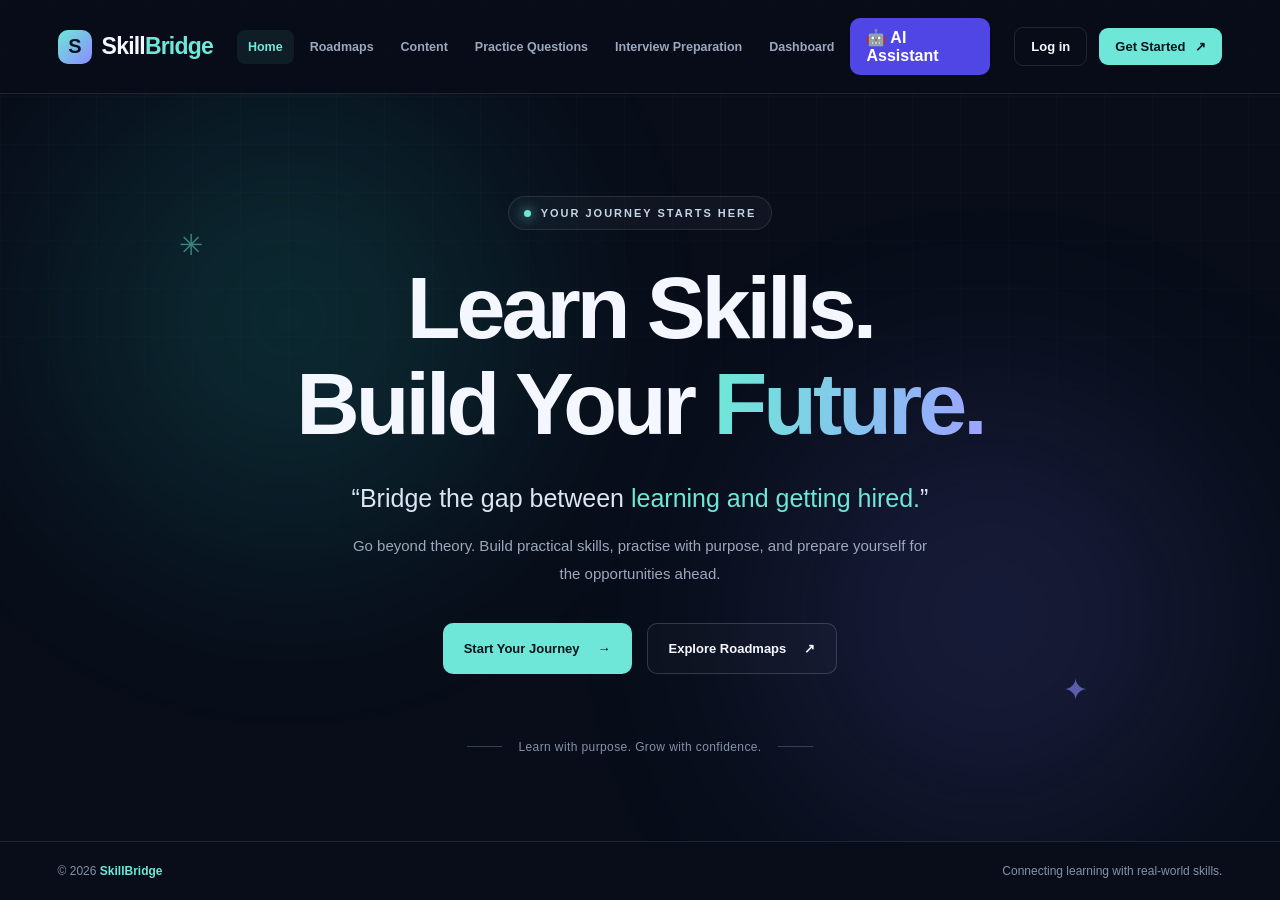
<file: index.html>
<!DOCTYPE html>
<html lang="en">
<head>
    <meta charset="UTF-8">
    <meta name="viewport" content="width=device-width, initial-scale=1.0">

    <title>SkillBridge | Learn. Practice. Grow.</title>
    <meta name="description" content="Bridge the gap between learning and job readiness with SkillBridge.">

    <link rel="stylesheet" href="./style.css">
</head>

<body>

    <!-- Navigation -->
    <header class="navbar">
        <a href="index.html" class="logo">
            <span class="logo-icon">S</span>
            Skill<span class="logo-highlight">Bridge</span>
        </a>

        <nav class="nav-links">
            <a href="index.html" class="nav-link active">Home</a>
            <a href="roadmap.html" class="nav-link">Roadmaps</a>
            <a href="content.html" class="nav-link">Content</a>
            <a href="practice.html" class="nav-link">Practice Questions</a>
            <a href="interview.html" class="nav-link">Interview Preparation</a>
            <a href="dashboard.html" class="nav-link">Dashboard</a>
            <a href="chatbot.html" class="chatbot-link">
                🤖 AI Assistant
            </a>
        </nav>

        <div class="auth-actions">
            <a href="login.html" class="login-btn">Log in</a>
            <a href="register.html" class="register-btn">
                Get Started <span>↗</span>
            </a>
        </div>
    </header>

    <!-- Main Homepage -->
    <main class="hero">
        <div class="hero-glow glow-one"></div>
        <div class="hero-glow glow-two"></div>

        <div class="hero-content">
            <div class="eyebrow">
                <span class="live-dot"></span>
                YOUR JOURNEY STARTS HERE
            </div>

            <h1>
                Learn Skills.<br>
                Build Your <span class="gradient-text">Future.</span>
            </h1>

            <p class="quote">
                “Bridge the gap between
                <span>learning and getting hired.</span>”
            </p>

            <p class="description">
                Go beyond theory. Build practical skills, practise with purpose,
                and prepare yourself for the opportunities ahead.
            </p>

            <div class="hero-actions">
                <a href="./register.html" class="primary-btn">
                    Start Your Journey <span>→</span>
                </a>

                <a href="./roadmap.html" class="secondary-btn">
                    Explore Roadmaps <span>↗</span>
                </a>
            </div>

            <div class="bottom-note">
                <span class="note-line"></span>
                <span>Learn with purpose. Grow with confidence.</span>
                <span class="note-line"></span>
            </div>
        </div>

        <div class="hero-decoration decoration-top">✳</div>
        <div class="hero-decoration decoration-bottom">✦</div>
    </main>

    <!-- Footer -->
    <footer class="footer">
        <p>© 2026 <span>SkillBridge</span></p>
        <p>Connecting learning with real-world skills.</p>
    </footer>

</body>
</html>
</file>
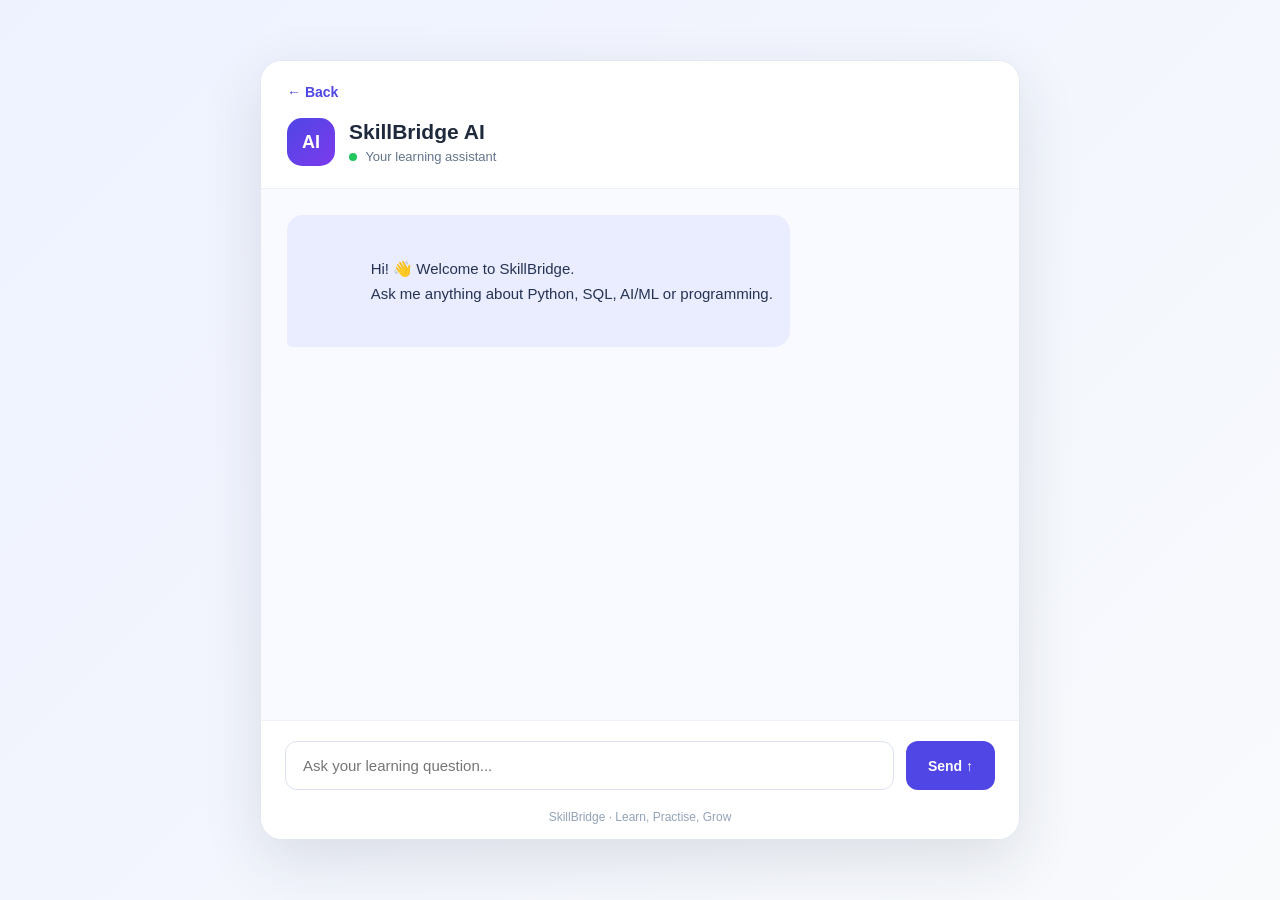
<file: chatbot.html>
<!DOCTYPE html>
<html lang="en">
<head>
    <meta charset="UTF-8">
    <meta name="viewport" content="width=device-width, initial-scale=1.0">

    <meta
        name="description"
        content="Ask SkillBridge AI for help with Python, SQL, AI, machine learning, and programming concepts."
    >

    <title>SkillBridge AI Assistant</title>

    <link rel="stylesheet" href="./style.css">
    <link rel="stylesheet" href="./chatbot.css">
</head>
<body>

    <main class="chat-container">

        <header class="chat-header">
            <a href="./index.html" class="back-link">← Back</a>

            <div class="assistant-info">
                <div class="ai-avatar" aria-hidden="true">AI</div>

                <div>
                    <h1>SkillBridge AI</h1>
                    <p class="status">
                        <span></span> Your learning assistant
                    </p>
                </div>
            </div>
        </header>

        <section
            id="messages"
            class="messages"
            aria-label="Chat messages"
            aria-live="polite"
            aria-relevant="additions"
        >
            <div class="message ai-message">
                Hi! 👋 Welcome to SkillBridge.
                Ask me anything about Python, SQL, AI/ML or programming.
            </div>
        </section>

        <div id="typing" class="typing hidden" role="status" aria-live="polite">
            AI is thinking...
        </div>

        <form id="chatForm" class="chat-form">
            <input
                type="text"
                id="question"
                name="question"
                placeholder="Ask your learning question..."
                autocomplete="off"
                aria-label="Your learning question"
                required
            >

            <button type="submit" id="sendBtn">Send ↑</button>
        </form>

        <p class="footer-text">
            SkillBridge · Learn, Practise, Grow
        </p>

    </main>

    <script src="./chatbot.js" defer></script>
</body>
</html>
</file>
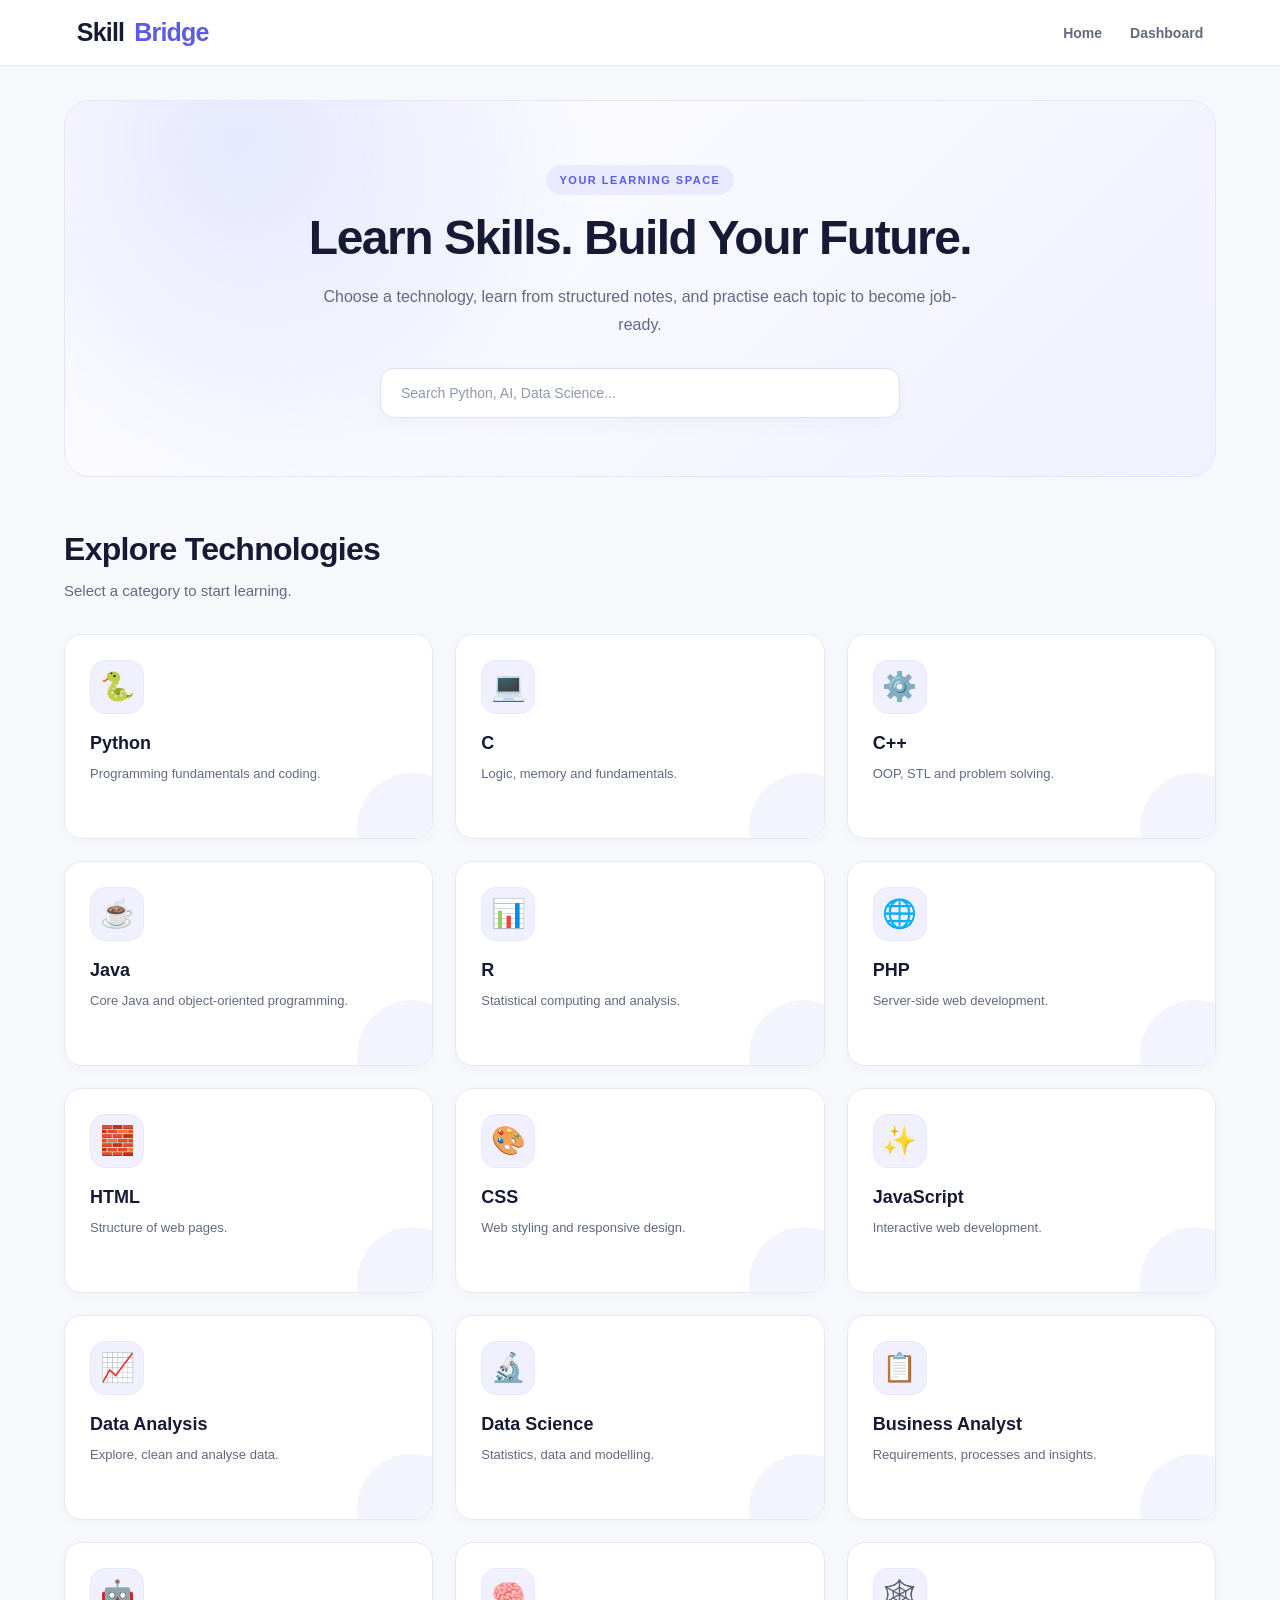
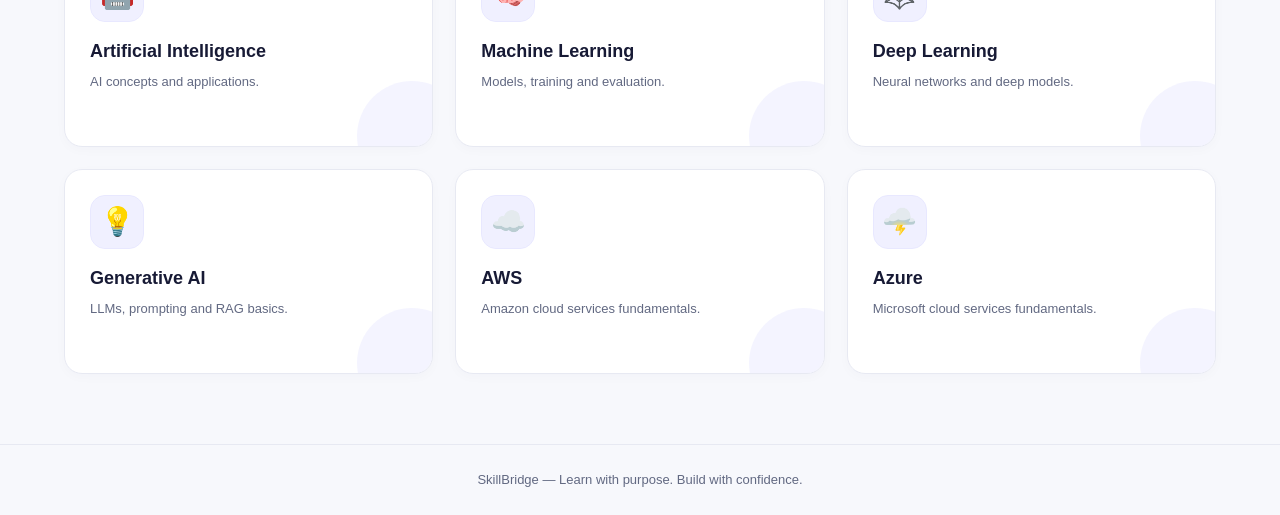
<file: content.html>
<!DOCTYPE html>
<html lang="en">
<head>
    <meta charset="UTF-8">
    <meta name="viewport" content="width=device-width, initial-scale=1.0">

    <title>Learning Content | SkillBridge</title>
    <meta
        name="description"
        content="Explore structured learning notes and technology topics with SkillBridge."
    >

    <!-- CSS files in repository root -->
    <link rel="stylesheet" href="./style.css">
    <link rel="stylesheet" href="./content.css">

    <!-- JavaScript file in repository root -->
    <script src="./content.js" defer></script>
</head>

<body>
    <header class="content-header">
        <a href="./index.html" class="logo">
            Skill<span>Bridge</span>
        </a>

        <nav aria-label="Main navigation">
            <a href="./index.html">Home</a>
            <a href="./dashboard.html">Dashboard</a>
        </nav>
    </header>

    <main class="content-main">
        <section class="content-hero">
            <p class="eyebrow">YOUR LEARNING SPACE</p>

            <h1>Learn Skills. Build Your Future.</h1>

            <p>
                Choose a technology, learn from structured notes,
                and practise each topic to become job-ready.
            </p>

            <input
                type="search"
                id="technology-search"
                placeholder="Search Python, AI, Data Science..."
                aria-label="Search technologies"
                autocomplete="off"
            >
        </section>

        <section class="technology-section">
            <h2>Explore Technologies</h2>
            <p>Select a category to start learning.</p>

            <div class="technology-grid" id="technology-grid">

                <button type="button" class="technology-card" data-tech="Python">
                    <span>🐍</span>
                    <h3>Python</h3>
                    <p>Programming fundamentals and coding.</p>
                </button>

                <button type="button" class="technology-card" data-tech="C">
                    <span>💻</span>
                    <h3>C</h3>
                    <p>Logic, memory and fundamentals.</p>
                </button>

                <button type="button" class="technology-card" data-tech="C++">
                    <span>⚙️</span>
                    <h3>C++</h3>
                    <p>OOP, STL and problem solving.</p>
                </button>

                <button type="button" class="technology-card" data-tech="Java">
                    <span>☕</span>
                    <h3>Java</h3>
                    <p>Core Java and object-oriented programming.</p>
                </button>

                <button type="button" class="technology-card" data-tech="R">
                    <span>📊</span>
                    <h3>R</h3>
                    <p>Statistical computing and analysis.</p>
                </button>

                <button type="button" class="technology-card" data-tech="PHP">
                    <span>🌐</span>
                    <h3>PHP</h3>
                    <p>Server-side web development.</p>
                </button>

                <button type="button" class="technology-card" data-tech="HTML">
                    <span>🧱</span>
                    <h3>HTML</h3>
                    <p>Structure of web pages.</p>
                </button>

                <button type="button" class="technology-card" data-tech="CSS">
                    <span>🎨</span>
                    <h3>CSS</h3>
                    <p>Web styling and responsive design.</p>
                </button>

                <button type="button" class="technology-card" data-tech="JavaScript">
                    <span>✨</span>
                    <h3>JavaScript</h3>
                    <p>Interactive web development.</p>
                </button>

                <button type="button" class="technology-card" data-tech="Data Analysis">
                    <span>📈</span>
                    <h3>Data Analysis</h3>
                    <p>Explore, clean and analyse data.</p>
                </button>

                <button type="button" class="technology-card" data-tech="Data Science">
                    <span>🔬</span>
                    <h3>Data Science</h3>
                    <p>Statistics, data and modelling.</p>
                </button>

                <button type="button" class="technology-card" data-tech="Business Analyst">
                    <span>📋</span>
                    <h3>Business Analyst</h3>
                    <p>Requirements, processes and insights.</p>
                </button>

                <button type="button" class="technology-card" data-tech="AI">
                    <span>🤖</span>
                    <h3>Artificial Intelligence</h3>
                    <p>AI concepts and applications.</p>
                </button>

                <button type="button" class="technology-card" data-tech="ML">
                    <span>🧠</span>
                    <h3>Machine Learning</h3>
                    <p>Models, training and evaluation.</p>
                </button>

                <button type="button" class="technology-card" data-tech="DL">
                    <span>🕸️</span>
                    <h3>Deep Learning</h3>
                    <p>Neural networks and deep models.</p>
                </button>

                <button type="button" class="technology-card" data-tech="Gen AI">
                    <span>💡</span>
                    <h3>Generative AI</h3>
                    <p>LLMs, prompting and RAG basics.</p>
                </button>

                <button type="button" class="technology-card" data-tech="AWS">
                    <span>☁️</span>
                    <h3>AWS</h3>
                    <p>Amazon cloud services fundamentals.</p>
                </button>

                <button type="button" class="technology-card" data-tech="Azure">
                    <span>🌩️</span>
                    <h3>Azure</h3>
                    <p>Microsoft cloud services fundamentals.</p>
                </button>

            </div>

            <p id="no-results" hidden>
                No matching technologies found.
            </p>
        </section>
    </main>

    <footer class="dashboard-footer">
        SkillBridge — Learn with purpose. Build with confidence.
    </footer>
</body>
</html>
</file>
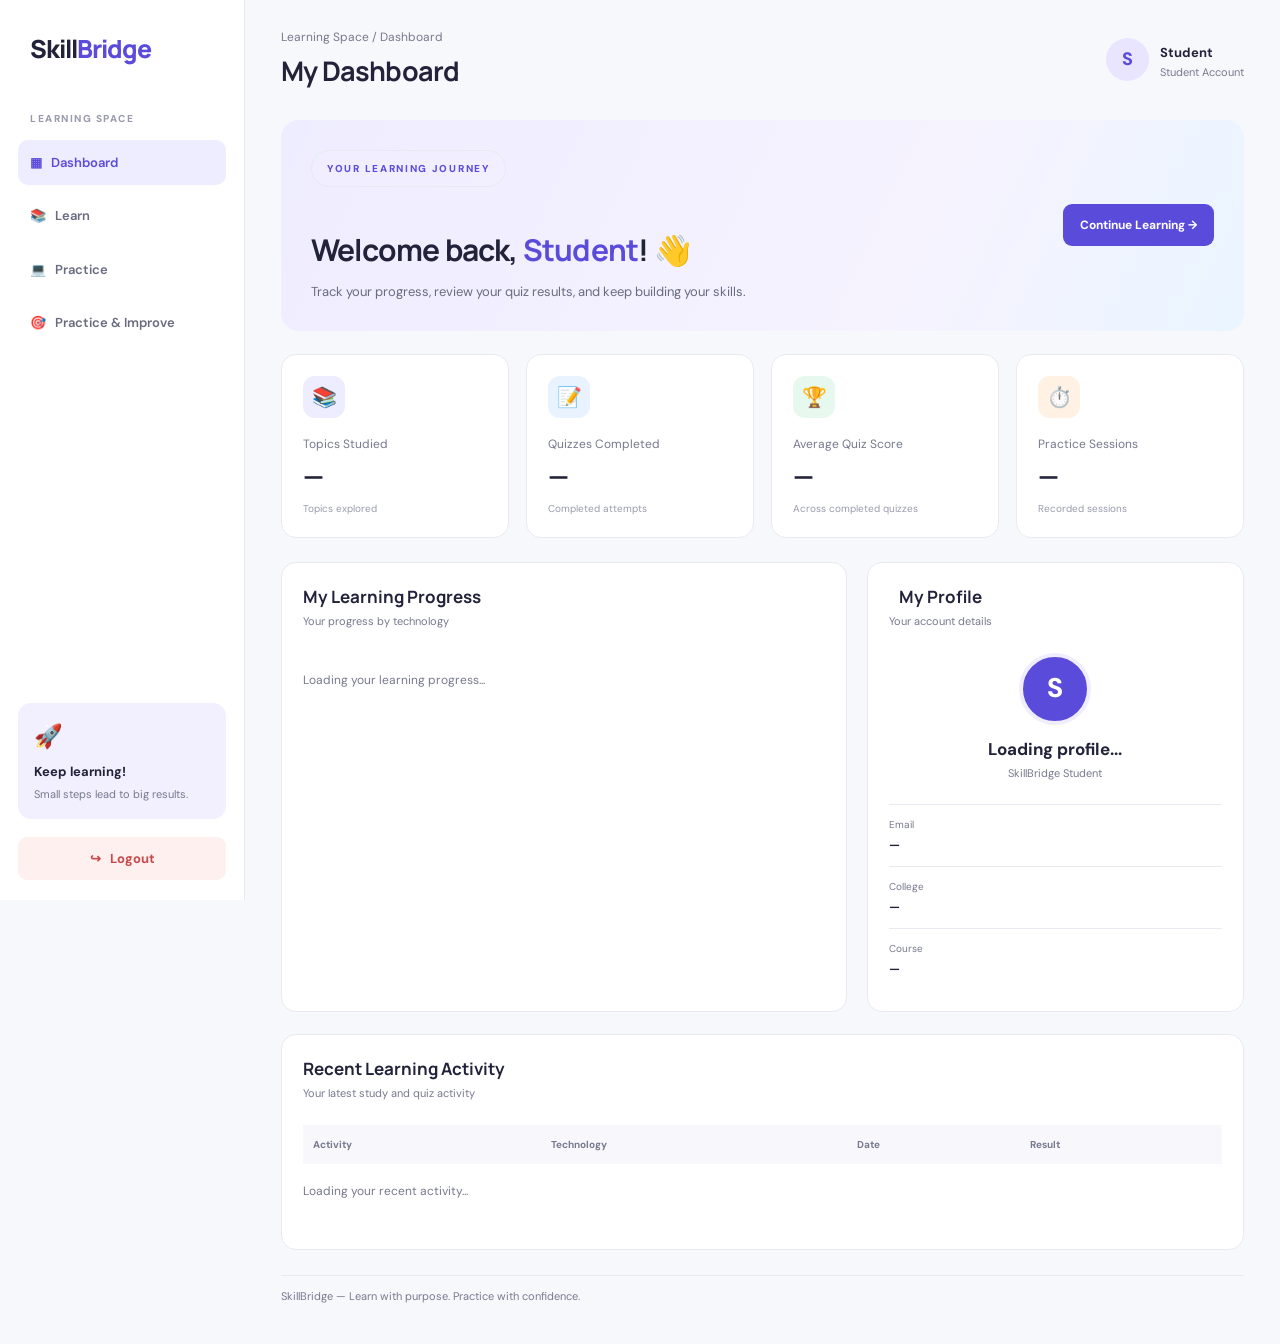
<file: dashboard.html>
<!DOCTYPE html>
<html lang="en">
<head>
    <meta charset="UTF-8">
    <meta name="viewport" content="width=device-width, initial-scale=1.0">
    <meta name="description" content="Track your SkillBridge learning progress, quiz results, and study activity.">
    <title>My Dashboard | SkillBridge</title>

    <link rel="stylesheet" href="./style.css">
    <link rel="stylesheet" href="./dashboard.css">
</head>
<body>

    <aside class="sidebar">
        <a href="./content.html" class="brand">Skill<span>Bridge</span></a>

        <p class="menu-label">LEARNING SPACE</p>

        <nav class="menu">
            <a href="./dashboard.html" class="menu-link active">▦ &nbsp; Dashboard</a>
            <a href="./content.html" class="menu-link">📚 &nbsp; Learn</a>
            <a href="./practice.html" class="menu-link">💻 &nbsp; Practice</a>
            <a href="./interview.html" class="menu-link">🎯 &nbsp; Practice &amp; Improve</a>
        </nav>

        <div class="sidebar-bottom">
            <div class="sidebar-note">
                <span>🚀</span>
                <strong>Keep learning!</strong>
                <p>Small steps lead to big results.</p>
            </div>

            <button id="logoutButton" class="logout-button" type="button">
                ↪ &nbsp; Logout
            </button>
        </div>
    </aside>

    <main class="main-content">
        <header class="topbar">
            <div>
                <p class="breadcrumb">Learning Space / Dashboard</p>
                <h1>My Dashboard</h1>
            </div>

            <div class="profile-mini">
                <div class="avatar" id="headerAvatar">S</div>
                <div>
                    <strong id="headerName">Student</strong>
                    <p>Student Account</p>
                </div>
            </div>
        </header>

        <section class="welcome-banner">
            <div>
                <span class="eyebrow">YOUR LEARNING JOURNEY</span>
                <h2>Welcome back, <span id="welcomeName">Student</span>! 👋</h2>
                <p>
                    Track your progress, review your quiz results,
                    and keep building your skills.
                </p>
            </div>

            <a href="./content.html" class="primary-button">
                Continue Learning →
            </a>
        </section>

        <section class="stats-grid" aria-label="Learning statistics">
            <article class="stat-card">
                <div class="stat-icon purple">📚</div>
                <p>Topics Studied</p>
                <h2 id="topicsStudied">—</h2>
                <span>Topics explored</span>
            </article>

            <article class="stat-card">
                <div class="stat-icon blue">📝</div>
                <p>Quizzes Completed</p>
                <h2 id="quizzesCompleted">—</h2>
                <span>Completed attempts</span>
            </article>

            <article class="stat-card">
                <div class="stat-icon green">🏆</div>
                <p>Average Quiz Score</p>
                <h2 id="averageScore">—</h2>
                <span>Across completed quizzes</span>
            </article>

            <article class="stat-card">
                <div class="stat-icon orange">⏱️</div>
                <p>Practice Sessions</p>
                <h2 id="practiceSessions">—</h2>
                <span>Recorded sessions</span>
            </article>
        </section>

        <section class="content-grid">
            <article class="panel">
                <div class="panel-heading">
                    <div>
                        <h2>My Learning Progress</h2>
                        <p>Your progress by technology</p>
                    </div>
                </div>

                <div id="progressList" class="progress-list">
                    <p class="loading-message">
                        Loading your learning progress...
                    </p>
                </div>
            </article>

            <article class="panel profile-panel">
                <div class="panel-heading">
                    <div>
                        <h2>My Profile</h2>
                        <p>Your account details</p>
                    </div>
                </div>

                <div class="profile-avatar" id="profileAvatar">S</div>

                <h3 id="profileName">Loading profile...</h3>
                <p class="profile-role">SkillBridge Student</p>

                <div class="profile-details">
                    <div>
                        <span>Email</span>
                        <strong id="profileEmail">—</strong>
                    </div>

                    <div>
                        <span>College</span>
                        <strong id="profileCollege">—</strong>
                    </div>

                    <div>
                        <span>Course</span>
                        <strong id="profileCourse">—</strong>
                    </div>
                </div>
            </article>
        </section>

        <section class="panel activity-panel">
            <div class="panel-heading">
                <div>
                    <h2>Recent Learning Activity</h2>
                    <p>Your latest study and quiz activity</p>
                </div>
            </div>

            <div class="activity-table-wrap">
                <table>
                    <thead>
                        <tr>
                            <th>Activity</th>
                            <th>Technology</th>
                            <th>Date</th>
                            <th>Result</th>
                        </tr>
                    </thead>

                    <tbody id="activityList">
                        <tr>
                            <td colspan="4" class="loading-message">
                                Loading your recent activity...
                            </td>
                        </tr>
                    </tbody>
                </table>
            </div>

            <p
                id="dashboardMessage"
                class="dashboard-message"
                role="status"
                aria-live="polite"
            ></p>
        </section>

        <footer class="footer">
            SkillBridge — Learn with purpose. Practice with confidence.
        </footer>
    </main>

    <script src="./dashboard.js" defer></script>
</body>
</html>
</file>
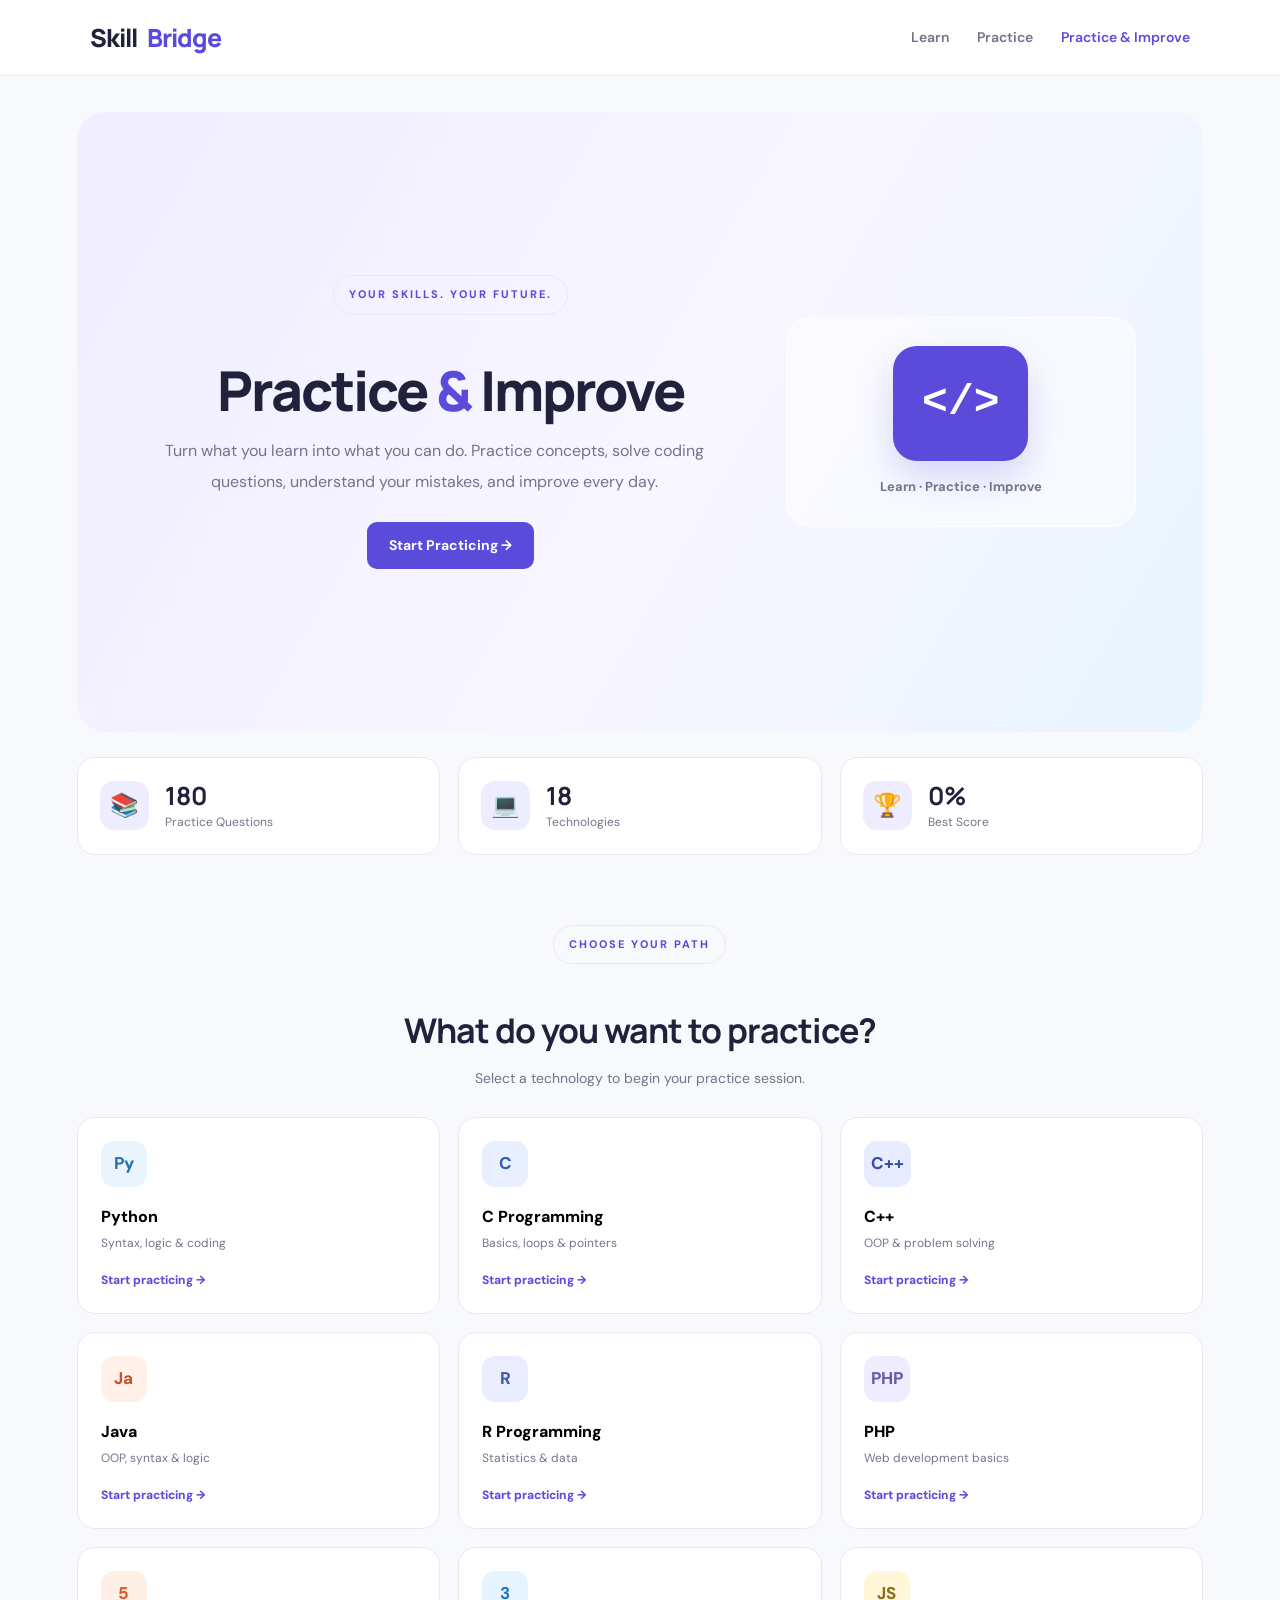
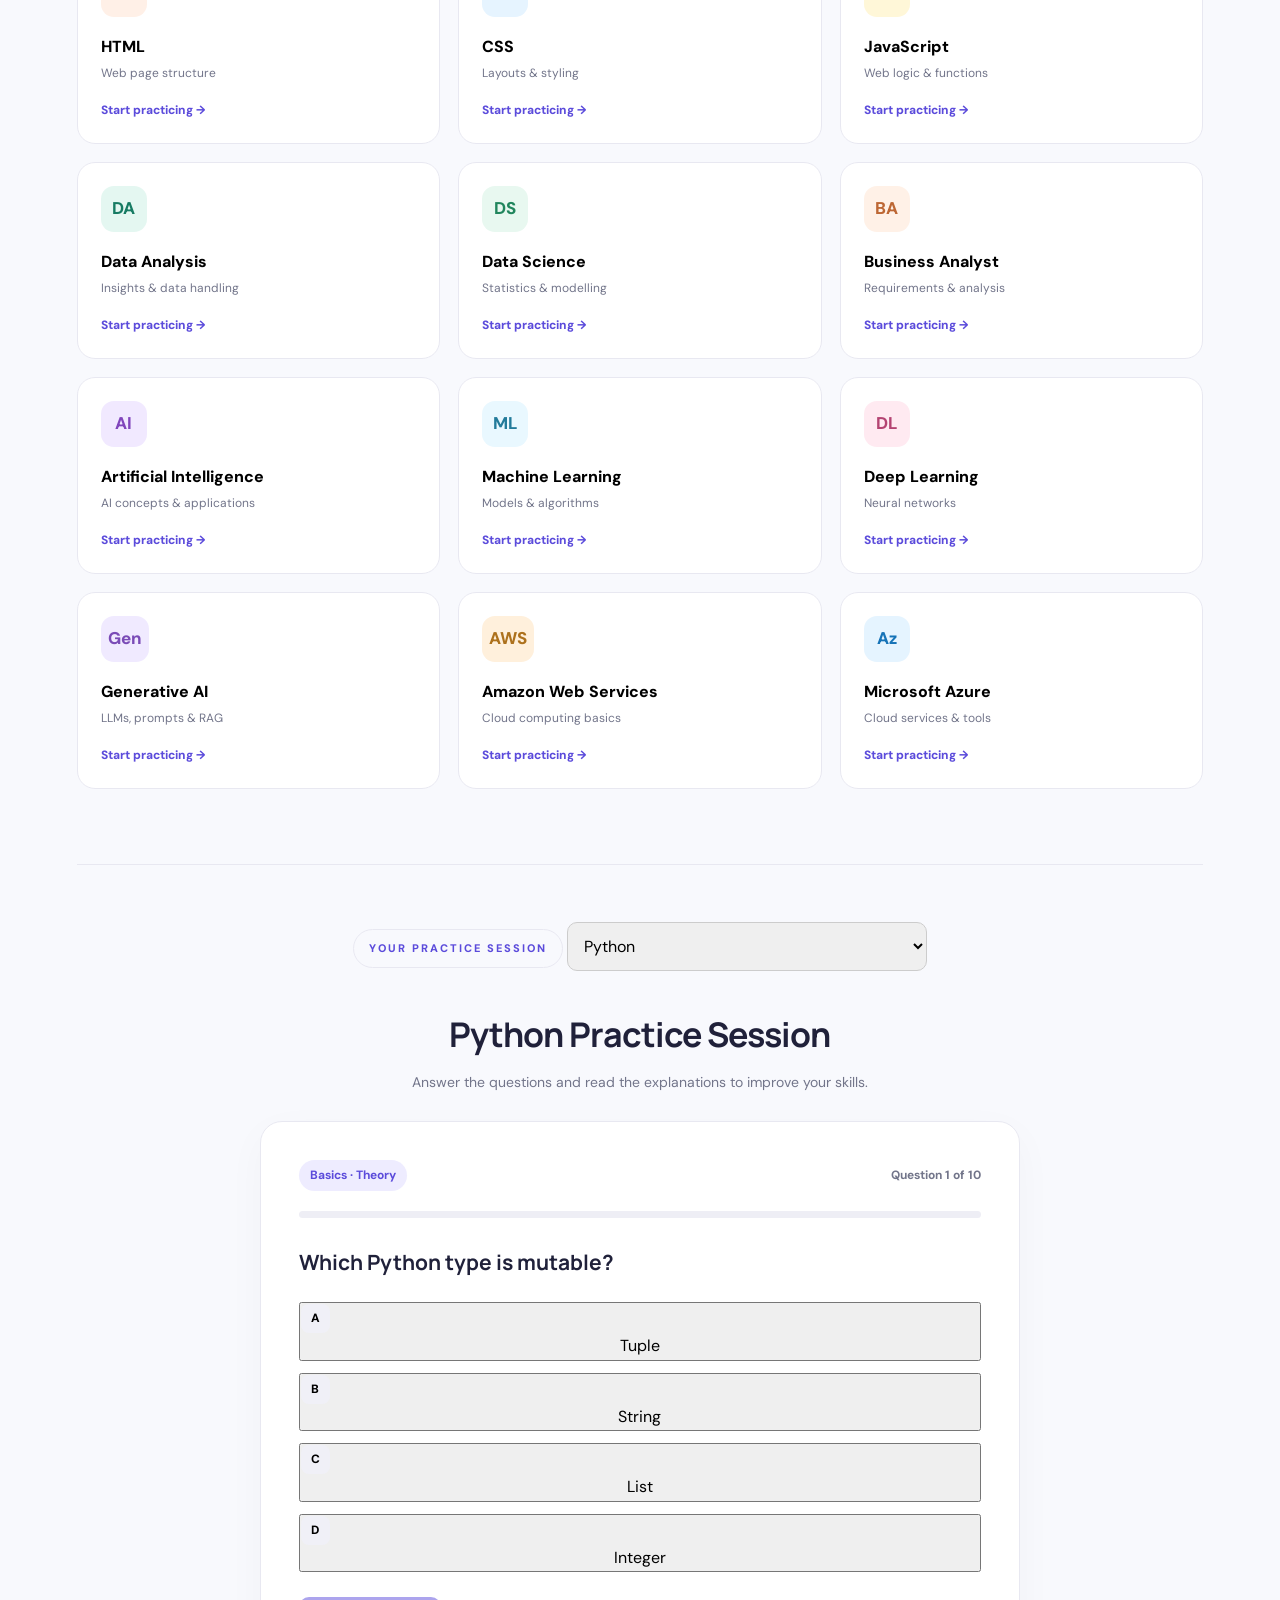
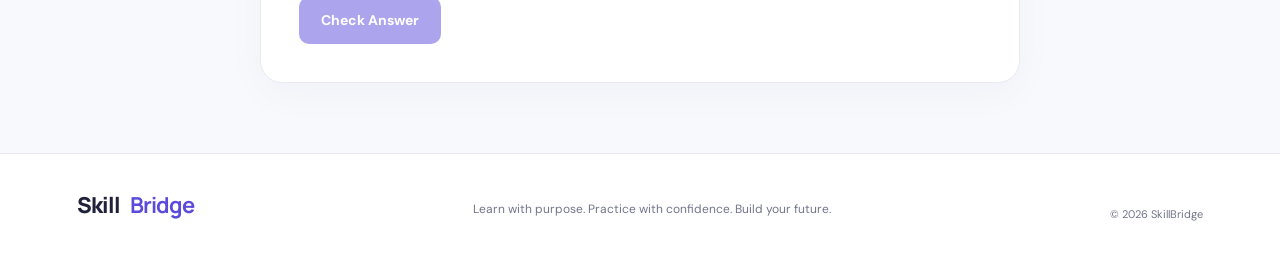
<file: interview.html>
<!DOCTYPE html>
<html lang="en">
<head>
    <meta charset="UTF-8">
    <meta name="viewport" content="width=device-width, initial-scale=1.0">
    <title>Practice & Improve | SkillBridge</title>

    <link rel="stylesheet" href="./style.css">
    <link rel="stylesheet" href="./interview.css">
</head>
<body>

    <header class="navbar">
        <a href="./content.html" class="logo">Skill<span>Bridge</span></a>

        <nav>
            <a href="./content.html">Learn</a>
            <a href="./practice.html">Practice</a>
            <a href="./interview.html" class="active">Practice & Improve</a>
        </nav>
    </header>

    <main>
        <section class="hero">
            <div class="hero-content">
                <span class="eyebrow">YOUR SKILLS. YOUR FUTURE.</span>
                <h1>Practice <span>&</span> Improve</h1>
                <p>
                    Turn what you learn into what you can do.
                    Practice concepts, solve coding questions,
                    understand your mistakes, and improve every day.
                </p>
                <a href="#technologies" class="primary-btn">
                    Start Practicing →
                </a>
            </div>

            <div class="hero-visual">
                <div class="visual-icon">&lt;/&gt;</div>
                <div class="visual-label">Learn · Practice · Improve</div>
            </div>
        </section>

        <section class="stats">
            <div class="stat-card">
                <span class="stat-icon">📚</span>
                <div>
                    <h2 id="questionCount">180</h2>
                    <p>Practice Questions</p>
                </div>
            </div>

            <div class="stat-card">
                <span class="stat-icon">💻</span>
                <div>
                    <h2 id="technologyCount">18</h2>
                    <p>Technologies</p>
                </div>
            </div>

            <div class="stat-card">
                <span class="stat-icon">🏆</span>
                <div>
                    <h2 id="bestScore">0%</h2>
                    <p>Best Score</p>
                </div>
            </div>
        </section>

        <section class="technology-section" id="technologies">
            <div class="section-heading">
                <span class="eyebrow">CHOOSE YOUR PATH</span>
                <h2>What do you want to practice?</h2>
                <p>Select a technology to begin your practice session.</p>
            </div>

            <div class="technology-grid">

                <button class="technology-card" data-category="Python">
                    <span class="technology-icon python">Py</span>
                    <span class="technology-name">Python</span>
                    <span class="technology-description">Syntax, logic & coding</span>
                    <span class="card-action">Start practicing →</span>
                </button>

                <button class="technology-card" data-category="C">
                    <span class="technology-icon c-lang">C</span>
                    <span class="technology-name">C Programming</span>
                    <span class="technology-description">Basics, loops & pointers</span>
                    <span class="card-action">Start practicing →</span>
                </button>

                <button class="technology-card" data-category="C++">
                    <span class="technology-icon cpp">C++</span>
                    <span class="technology-name">C++</span>
                    <span class="technology-description">OOP & problem solving</span>
                    <span class="card-action">Start practicing →</span>
                </button>

                <button class="technology-card" data-category="Java">
                    <span class="technology-icon java">Ja</span>
                    <span class="technology-name">Java</span>
                    <span class="technology-description">OOP, syntax & logic</span>
                    <span class="card-action">Start practicing →</span>
                </button>

                <button class="technology-card" data-category="R">
                    <span class="technology-icon r-lang">R</span>
                    <span class="technology-name">R Programming</span>
                    <span class="technology-description">Statistics & data</span>
                    <span class="card-action">Start practicing →</span>
                </button>

                <button class="technology-card" data-category="PHP">
                    <span class="technology-icon php">PHP</span>
                    <span class="technology-name">PHP</span>
                    <span class="technology-description">Web development basics</span>
                    <span class="card-action">Start practicing →</span>
                </button>

                <button class="technology-card" data-category="HTML">
                    <span class="technology-icon html">5</span>
                    <span class="technology-name">HTML</span>
                    <span class="technology-description">Web page structure</span>
                    <span class="card-action">Start practicing →</span>
                </button>

                <button class="technology-card" data-category="CSS">
                    <span class="technology-icon css">3</span>
                    <span class="technology-name">CSS</span>
                    <span class="technology-description">Layouts & styling</span>
                    <span class="card-action">Start practicing →</span>
                </button>

                <button class="technology-card" data-category="JavaScript">
                    <span class="technology-icon js">JS</span>
                    <span class="technology-name">JavaScript</span>
                    <span class="technology-description">Web logic & functions</span>
                    <span class="card-action">Start practicing →</span>
                </button>

                <button class="technology-card" data-category="Data Analysis">
                    <span class="technology-icon data">DA</span>
                    <span class="technology-name">Data Analysis</span>
                    <span class="technology-description">Insights & data handling</span>
                    <span class="card-action">Start practicing →</span>
                </button>

                <button class="technology-card" data-category="Data Science">
                    <span class="technology-icon science">DS</span>
                    <span class="technology-name">Data Science</span>
                    <span class="technology-description">Statistics & modelling</span>
                    <span class="card-action">Start practicing →</span>
                </button>

                <button class="technology-card" data-category="Business Analyst">
                    <span class="technology-icon business">BA</span>
                    <span class="technology-name">Business Analyst</span>
                    <span class="technology-description">Requirements & analysis</span>
                    <span class="card-action">Start practicing →</span>
                </button>

                <button class="technology-card" data-category="AI">
                    <span class="technology-icon ai">AI</span>
                    <span class="technology-name">Artificial Intelligence</span>
                    <span class="technology-description">AI concepts & applications</span>
                    <span class="card-action">Start practicing →</span>
                </button>

                <button class="technology-card" data-category="ML">
                    <span class="technology-icon ml">ML</span>
                    <span class="technology-name">Machine Learning</span>
                    <span class="technology-description">Models & algorithms</span>
                    <span class="card-action">Start practicing →</span>
                </button>

                <button class="technology-card" data-category="DL">
                    <span class="technology-icon dl">DL</span>
                    <span class="technology-name">Deep Learning</span>
                    <span class="technology-description">Neural networks</span>
                    <span class="card-action">Start practicing →</span>
                </button>

                <button class="technology-card" data-category="Gen AI">
                    <span class="technology-icon genai">Gen</span>
                    <span class="technology-name">Generative AI</span>
                    <span class="technology-description">LLMs, prompts & RAG</span>
                    <span class="card-action">Start practicing →</span>
                </button>

                <button class="technology-card" data-category="AWS">
                    <span class="technology-icon aws">AWS</span>
                    <span class="technology-name">Amazon Web Services</span>
                    <span class="technology-description">Cloud computing basics</span>
                    <span class="card-action">Start practicing →</span>
                </button>

                <button class="technology-card" data-category="Azure">
                    <span class="technology-icon azure">Az</span>
                    <span class="technology-name">Microsoft Azure</span>
                    <span class="technology-description">Cloud services & tools</span>
                    <span class="card-action">Start practicing →</span>
                </button>

            </div>
        </section>

        <section class="quiz-section" id="quizSection">
            <div class="quiz-heading">
                <span class="eyebrow">YOUR PRACTICE SESSION</span>
                <h2 id="quizTitle">Ready to practice?</h2>
                <p id="quizDescription">
                    Choose a technology above to begin.
                </p>
            </div>

            <div class="quiz-card" id="questionCard" hidden>
                <div class="quiz-topline">
                    <span id="questionTopic">Theory</span>
                    <span id="questionCounter">Question 1 of 10</span>
                </div>

                <div class="progress-track">
                    <div class="progress-fill" id="progressFill"></div>
                </div>

                <h3 id="questionText">Your question will appear here.</h3>

                <div class="options-list" id="optionsList"></div>

                <div class="feedback" id="feedback" hidden>
                    <h4 id="feedbackTitle"></h4>
                    <p id="feedbackText"></p>
                </div>

                <div class="quiz-actions">
                    <button class="primary-btn" id="checkButton">
                        Check Answer
                    </button>
                    <button class="primary-btn" id="nextButton" hidden>
                        Next Question →
                    </button>
                </div>
            </div>

            <div class="result-card" id="resultCard" hidden>
                <span class="result-icon">🎯</span>
                <h2 id="resultTitle">Practice completed!</h2>
                <p id="resultMessage"></p>

                <div class="result-stats">
                    <div>
                        <span id="finalScore">0/10</span>
                        <p>Correct answers</p>
                    </div>
                    <div>
                        <span id="finalPercentage">0%</span>
                        <p>Your score</p>
                    </div>
                </div>

                <div class="result-actions">
                    <button class="primary-btn" id="retryButton">
                        Practice Again
                    </button>
                    <button class="secondary-btn" id="reviewButton">
                        Review Answers
                    </button>
                </div>
            </div>

            <div class="review-card" id="reviewCard" hidden>
                <h2>Review Your Answers</h2>
                <div id="reviewList"></div>
                <button class="secondary-btn" id="closeReviewButton">
                    Close Review
                </button>
            </div>
        </section>
    </main>

    <footer class="footer">
        <a href="./content.html" class="logo">Skill<span>Bridge</span></a>
        <p>Learn with purpose. Practice with confidence. Build your future.</p>
        <p class="copyright">© 2026 SkillBridge</p>
    </footer>

    <script src="./interview.js" defer></script>
</body>
</html>
</file>
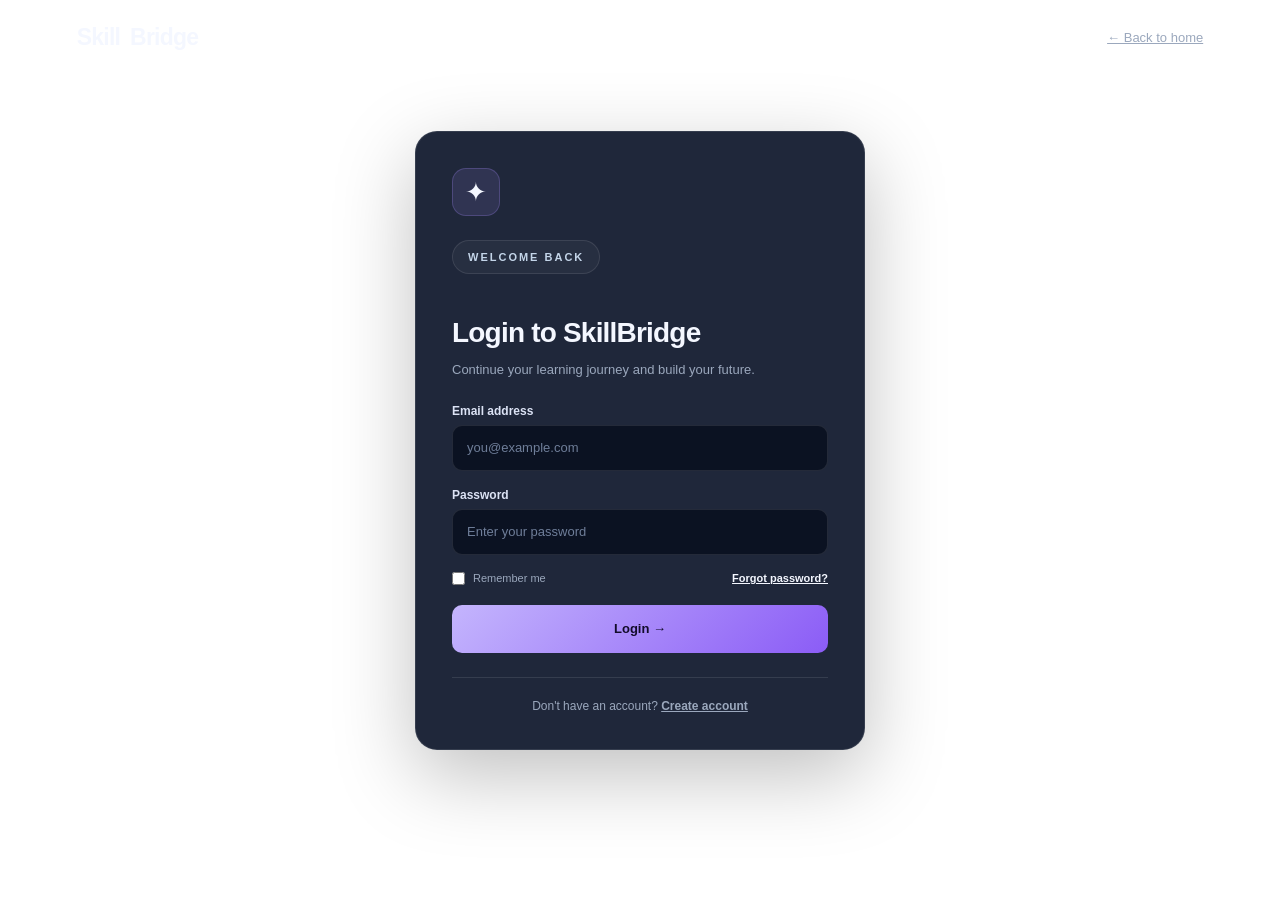
<file: notes.html>
<!DOCTYPE html>
<html lang="en">
<head>
    <meta charset="UTF-8">
    <meta name="viewport" content="width=device-width, initial-scale=1.0">

    <title>Login | SkillBridge</title>
    <meta name="description" content="Log in to SkillBridge and continue your learning journey.">

    <!-- Website and authentication styles -->
    <link rel="stylesheet" href="./style.css">
    <link rel="stylesheet" href="./auth.css">
</head>

<body class="auth-page">

    <!-- Navigation -->
    <header class="auth-nav">
        <a href="./index.html" class="logo">
            Skill<span>Bridge</span>
        </a>

        <a href="./index.html" class="back-link">
            &larr; Back to home
        </a>
    </header>

    <!-- Login section -->
    <main class="auth-container">
        <section class="auth-card">

            <div class="auth-icon" aria-hidden="true">&#10022;</div>

            <p class="eyebrow">WELCOME BACK</p>

            <h1>Login to SkillBridge</h1>

            <p class="auth-description">
                Continue your learning journey and build your future.
            </p>

            <form id="login-form">
                <label for="login-email">Email address</label>

                <input
                    type="email"
                    id="login-email"
                    name="email"
                    placeholder="you@example.com"
                    autocomplete="email"
                    required
                >

                <label for="login-password">Password</label>

                <input
                    type="password"
                    id="login-password"
                    name="password"
                    placeholder="Enter your password"
                    autocomplete="current-password"
                    required
                >

                <div class="auth-options">
                    <label class="remember-label" for="remember-me">
                        <input
                            type="checkbox"
                            id="remember-me"
                            name="remember"
                        >
                        Remember me
                    </label>

                    <a href="#" id="forgot-password">
                        Forgot password?
                    </a>
                </div>

                <p
                    id="login-message"
                    class="auth-message"
                    role="status"
                    aria-live="polite"
                ></p>

                <button type="submit" class="auth-submit">
                    Login &rarr;
                </button>
            </form>

            <p class="auth-switch">
                Don't have an account?
                <a href="./register.html">Create account</a>
            </p>

        </section>
    </main>

    <!-- Login functionality -->
    <script src="./auth.js" defer></script>

</body>
</html>
</file>
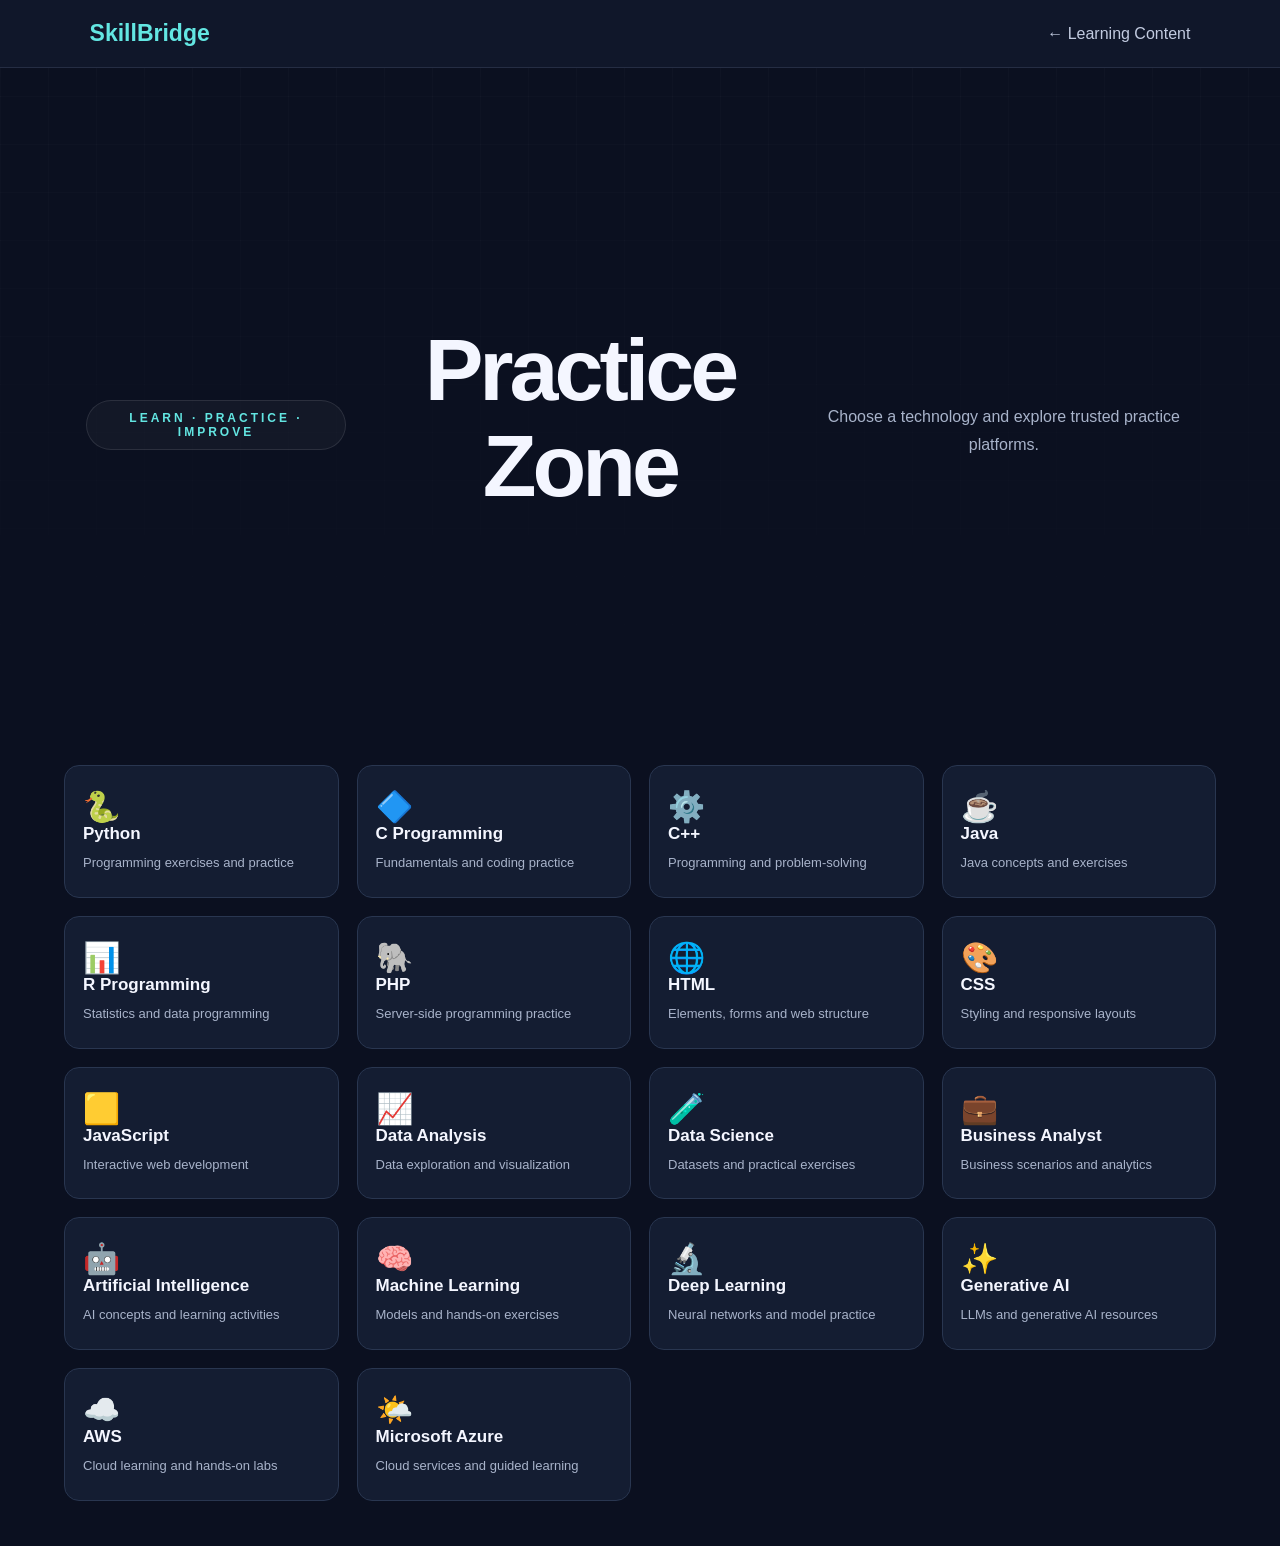
<file: practice.html>
<!DOCTYPE html>
<html lang="en">
<head>
  <meta charset="UTF-8">
  <meta name="viewport" content="width=device-width, initial-scale=1.0">

  <title>SkillBridge | Practice Zone</title>
  <meta
    name="description"
    content="Practice programming, data science, AI, machine learning and cloud skills with SkillBridge."
  >

  <!-- CSS files in repository root -->
  <link rel="stylesheet" href="./style.css">
  <link rel="stylesheet" href="./practice.css">

  <!-- JavaScript files in repository root -->
  <script src="./practice-page.js" defer></script>
  <script src="./practice-platforms.js" defer></script>
</head>

<body>
  <header class="topbar">
    <a href="./index.html" class="brand">SkillBridge</a>
    <a href="./content.html" class="back-link">← Learning Content</a>
  </header>

  <main class="container">
    <section class="hero">
      <p class="eyebrow">LEARN · PRACTICE · IMPROVE</p>
      <h1>Practice Zone</h1>
      <p>Choose a technology and explore trusted practice platforms.</p>
    </section>

    <section class="technology-grid" id="technologyGrid">

      <button type="button" class="tech-card" data-tech="Python">
        <span class="tech-icon">🐍</span>
        <h3>Python</h3>
        <p>Programming exercises and practice</p>
      </button>

      <button type="button" class="tech-card" data-tech="C">
        <span class="tech-icon">🔷</span>
        <h3>C Programming</h3>
        <p>Fundamentals and coding practice</p>
      </button>

      <button type="button" class="tech-card" data-tech="C++">
        <span class="tech-icon">⚙️</span>
        <h3>C++</h3>
        <p>Programming and problem-solving</p>
      </button>

      <button type="button" class="tech-card" data-tech="Java">
        <span class="tech-icon">☕</span>
        <h3>Java</h3>
        <p>Java concepts and exercises</p>
      </button>

      <button type="button" class="tech-card" data-tech="R">
        <span class="tech-icon">📊</span>
        <h3>R Programming</h3>
        <p>Statistics and data programming</p>
      </button>

      <button type="button" class="tech-card" data-tech="PHP">
        <span class="tech-icon">🐘</span>
        <h3>PHP</h3>
        <p>Server-side programming practice</p>
      </button>

      <button type="button" class="tech-card" data-tech="HTML">
        <span class="tech-icon">🌐</span>
        <h3>HTML</h3>
        <p>Elements, forms and web structure</p>
      </button>

      <button type="button" class="tech-card" data-tech="CSS">
        <span class="tech-icon">🎨</span>
        <h3>CSS</h3>
        <p>Styling and responsive layouts</p>
      </button>

      <button type="button" class="tech-card" data-tech="JavaScript">
        <span class="tech-icon">🟨</span>
        <h3>JavaScript</h3>
        <p>Interactive web development</p>
      </button>

      <button type="button" class="tech-card" data-tech="Data Analysis">
        <span class="tech-icon">📈</span>
        <h3>Data Analysis</h3>
        <p>Data exploration and visualization</p>
      </button>

      <button type="button" class="tech-card" data-tech="Data Science">
        <span class="tech-icon">🧪</span>
        <h3>Data Science</h3>
        <p>Datasets and practical exercises</p>
      </button>

      <button type="button" class="tech-card" data-tech="Business Analyst">
        <span class="tech-icon">💼</span>
        <h3>Business Analyst</h3>
        <p>Business scenarios and analytics</p>
      </button>

      <button type="button" class="tech-card" data-tech="AI">
        <span class="tech-icon">🤖</span>
        <h3>Artificial Intelligence</h3>
        <p>AI concepts and learning activities</p>
      </button>

      <button type="button" class="tech-card" data-tech="ML">
        <span class="tech-icon">🧠</span>
        <h3>Machine Learning</h3>
        <p>Models and hands-on exercises</p>
      </button>

      <button type="button" class="tech-card" data-tech="DL">
        <span class="tech-icon">🔬</span>
        <h3>Deep Learning</h3>
        <p>Neural networks and model practice</p>
      </button>

      <button type="button" class="tech-card" data-tech="Gen AI">
        <span class="tech-icon">✨</span>
        <h3>Generative AI</h3>
        <p>LLMs and generative AI resources</p>
      </button>

      <button type="button" class="tech-card" data-tech="AWS">
        <span class="tech-icon">☁️</span>
        <h3>AWS</h3>
        <p>Cloud learning and hands-on labs</p>
      </button>

      <button type="button" class="tech-card" data-tech="Azure">
        <span class="tech-icon">🌤️</span>
        <h3>Microsoft Azure</h3>
        <p>Cloud services and guided learning</p>
      </button>

    </section>

    <section id="platformSection" class="platform-section" hidden>
      <button type="button" id="backButton" class="back-button">
        ← All Technologies
      </button>

      <h2 id="selectedTitle">Practice Platforms</h2>
      <p class="subtitle">Choose a platform to begin practicing.</p>

      <div id="platformGrid" class="platform-grid"></div>
    </section>
  </main>
</body>
</html>
</file>
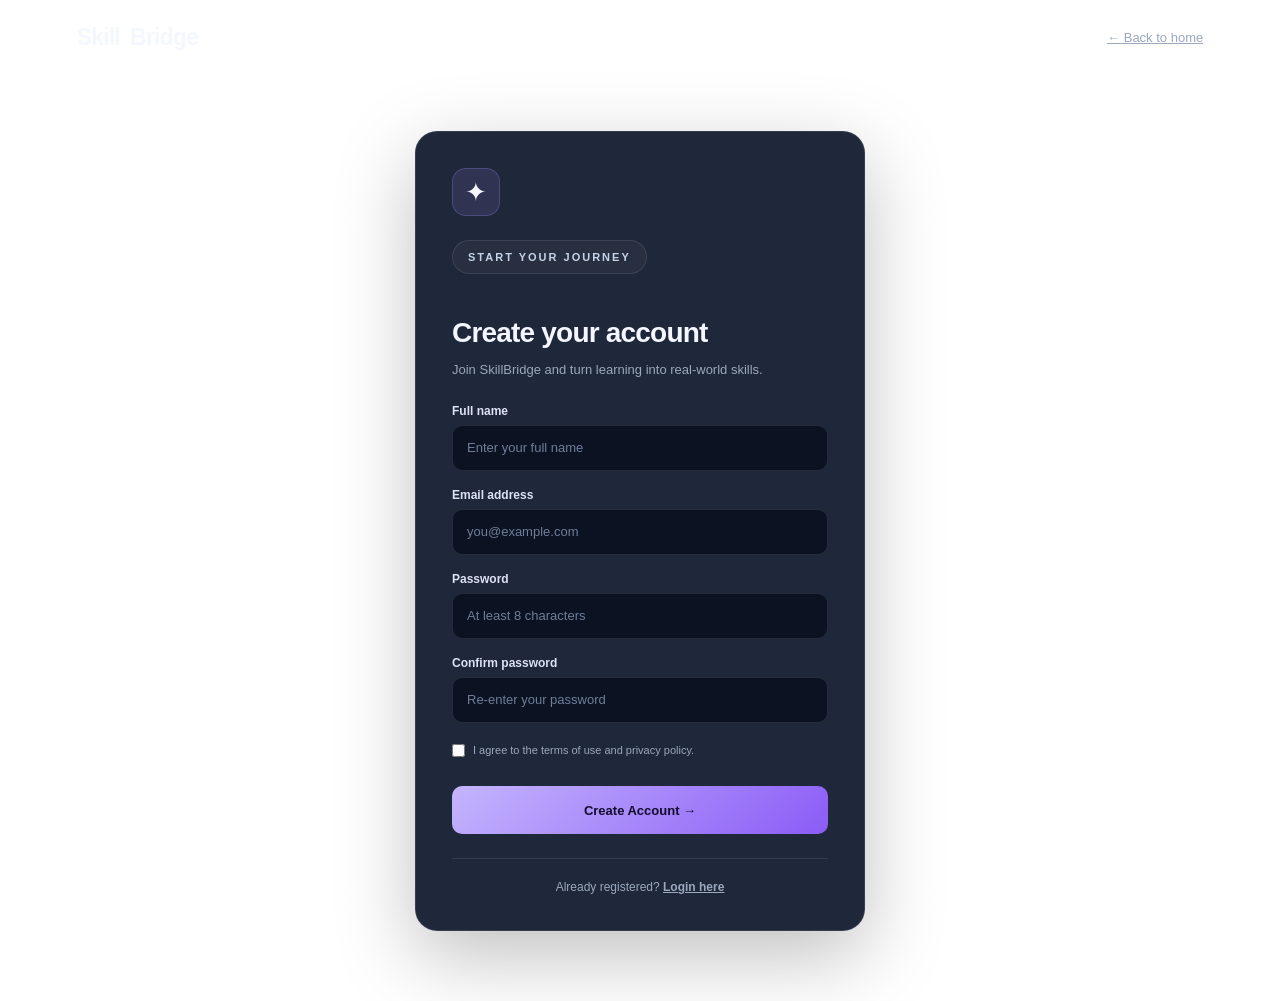
<file: register.html>
<!DOCTYPE html>
<html lang="en">
<head>
    <meta charset="UTF-8">
    <meta name="viewport" content="width=device-width, initial-scale=1.0">

    <meta
        name="description"
        content="Create your SkillBridge account and start building practical technology skills."
    >

    <title>Create Account | SkillBridge</title>

    <link rel="stylesheet" href="./style.css">
    <link rel="stylesheet" href="./auth.css">
</head>

<body class="auth-page">

    <header class="auth-nav">
        <a href="./index.html" class="logo">
            Skill<span>Bridge</span>
        </a>

        <a href="./index.html" class="back-link">
            ← Back to home
        </a>
    </header>

    <main class="auth-container">
        <section class="auth-card">

            <div class="auth-icon" aria-hidden="true">✦</div>

            <p class="eyebrow">START YOUR JOURNEY</p>

            <h1>Create your account</h1>

            <p class="auth-description">
                Join SkillBridge and turn learning into real-world skills.
            </p>

            <form id="register-form">

                <label for="register-name">Full name</label>
                <input
                    type="text"
                    id="register-name"
                    name="name"
                    placeholder="Enter your full name"
                    autocomplete="name"
                    minlength="2"
                    required
                >

                <label for="register-email">Email address</label>
                <input
                    type="email"
                    id="register-email"
                    name="email"
                    placeholder="you@example.com"
                    autocomplete="email"
                    required
                >

                <label for="register-password">Password</label>
                <input
                    type="password"
                    id="register-password"
                    name="password"
                    placeholder="At least 8 characters"
                    autocomplete="new-password"
                    minlength="8"
                    required
                >

                <label for="confirm-password">Confirm password</label>
                <input
                    type="password"
                    id="confirm-password"
                    name="confirm_password"
                    placeholder="Re-enter your password"
                    autocomplete="new-password"
                    minlength="8"
                    required
                >

                <label class="terms-label" for="accept-terms">
                    <input
                        type="checkbox"
                        id="accept-terms"
                        name="accept_terms"
                        required
                    >
                    I agree to the terms of use and privacy policy.
                </label>

                <p
                    id="register-message"
                    class="auth-message"
                    role="status"
                    aria-live="polite"
                ></p>

                <button type="submit" class="auth-submit">
                    Create Account →
                </button>

            </form>

            <p class="auth-switch">
                Already registered?
                <a href="./login.html">Login here</a>
            </p>

        </section>
    </main>

    <script src="./auth.js" defer></script>

</body>
</html>
</file>
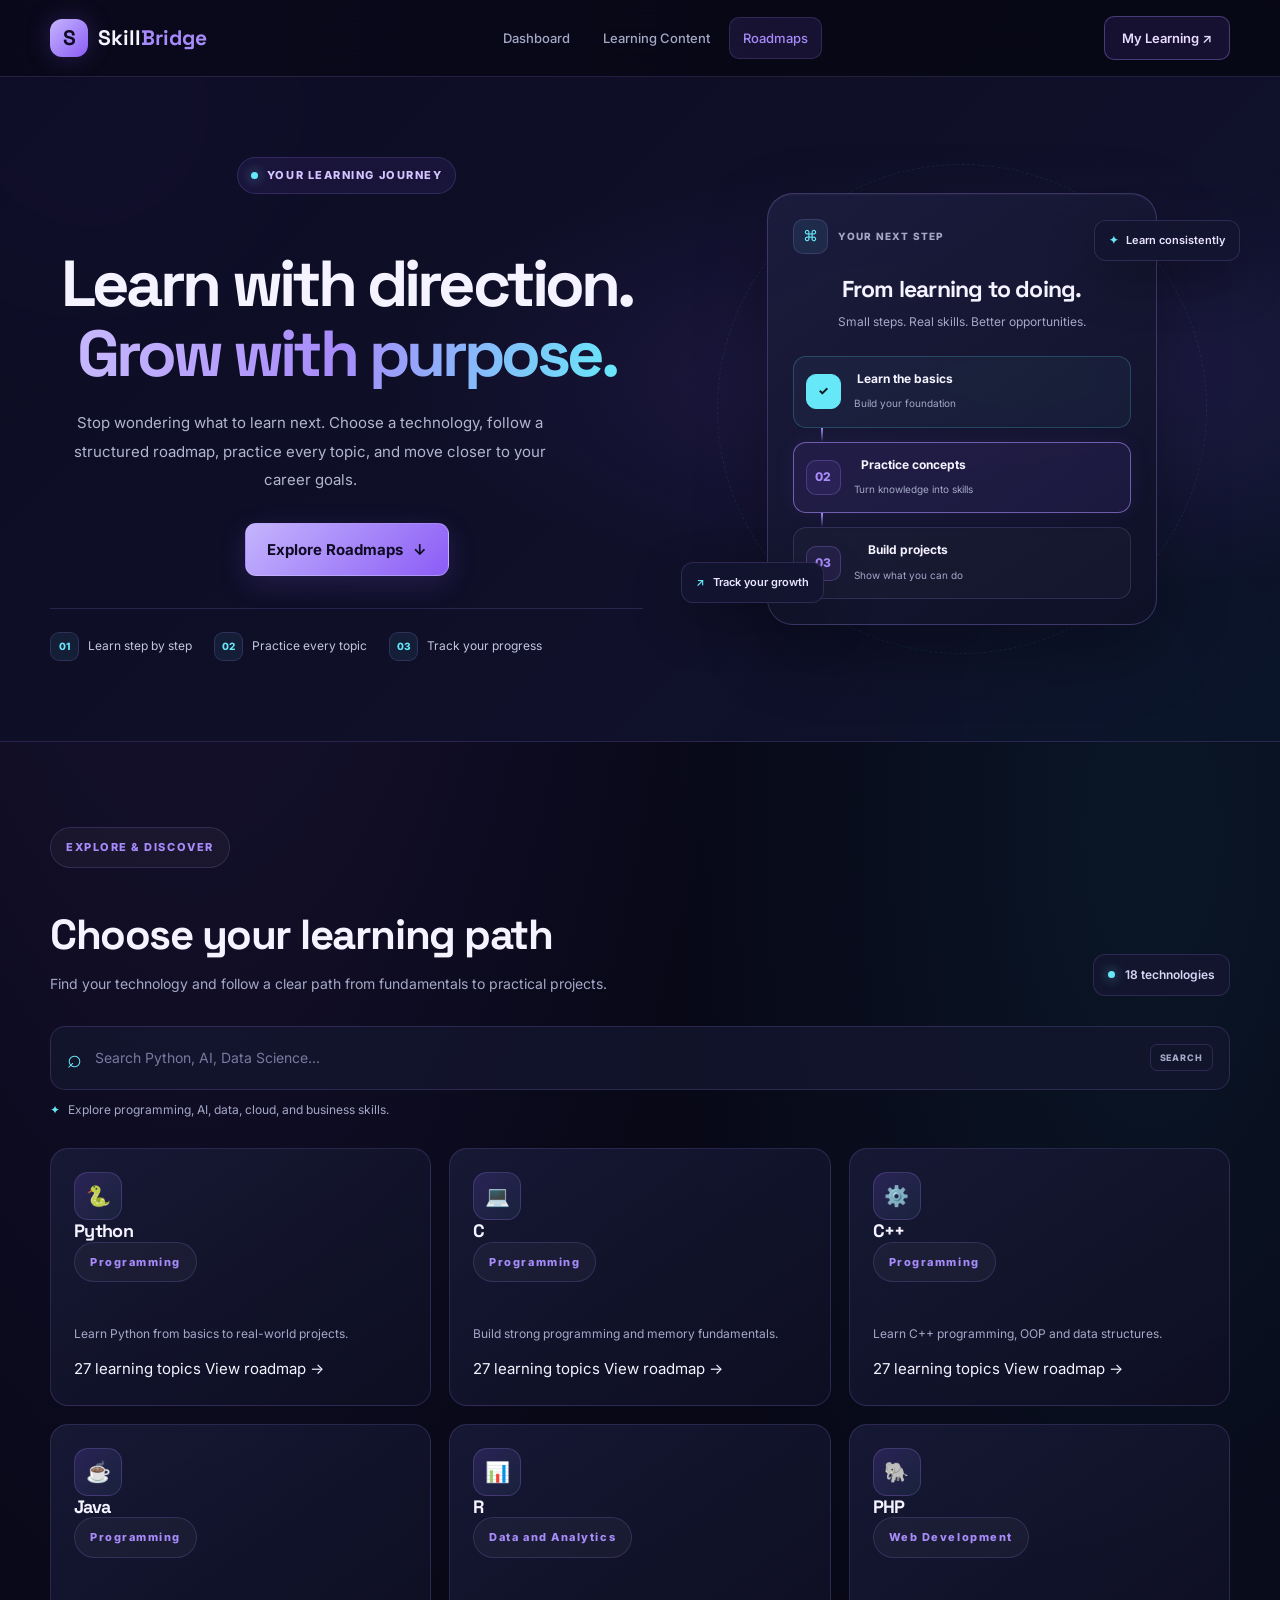
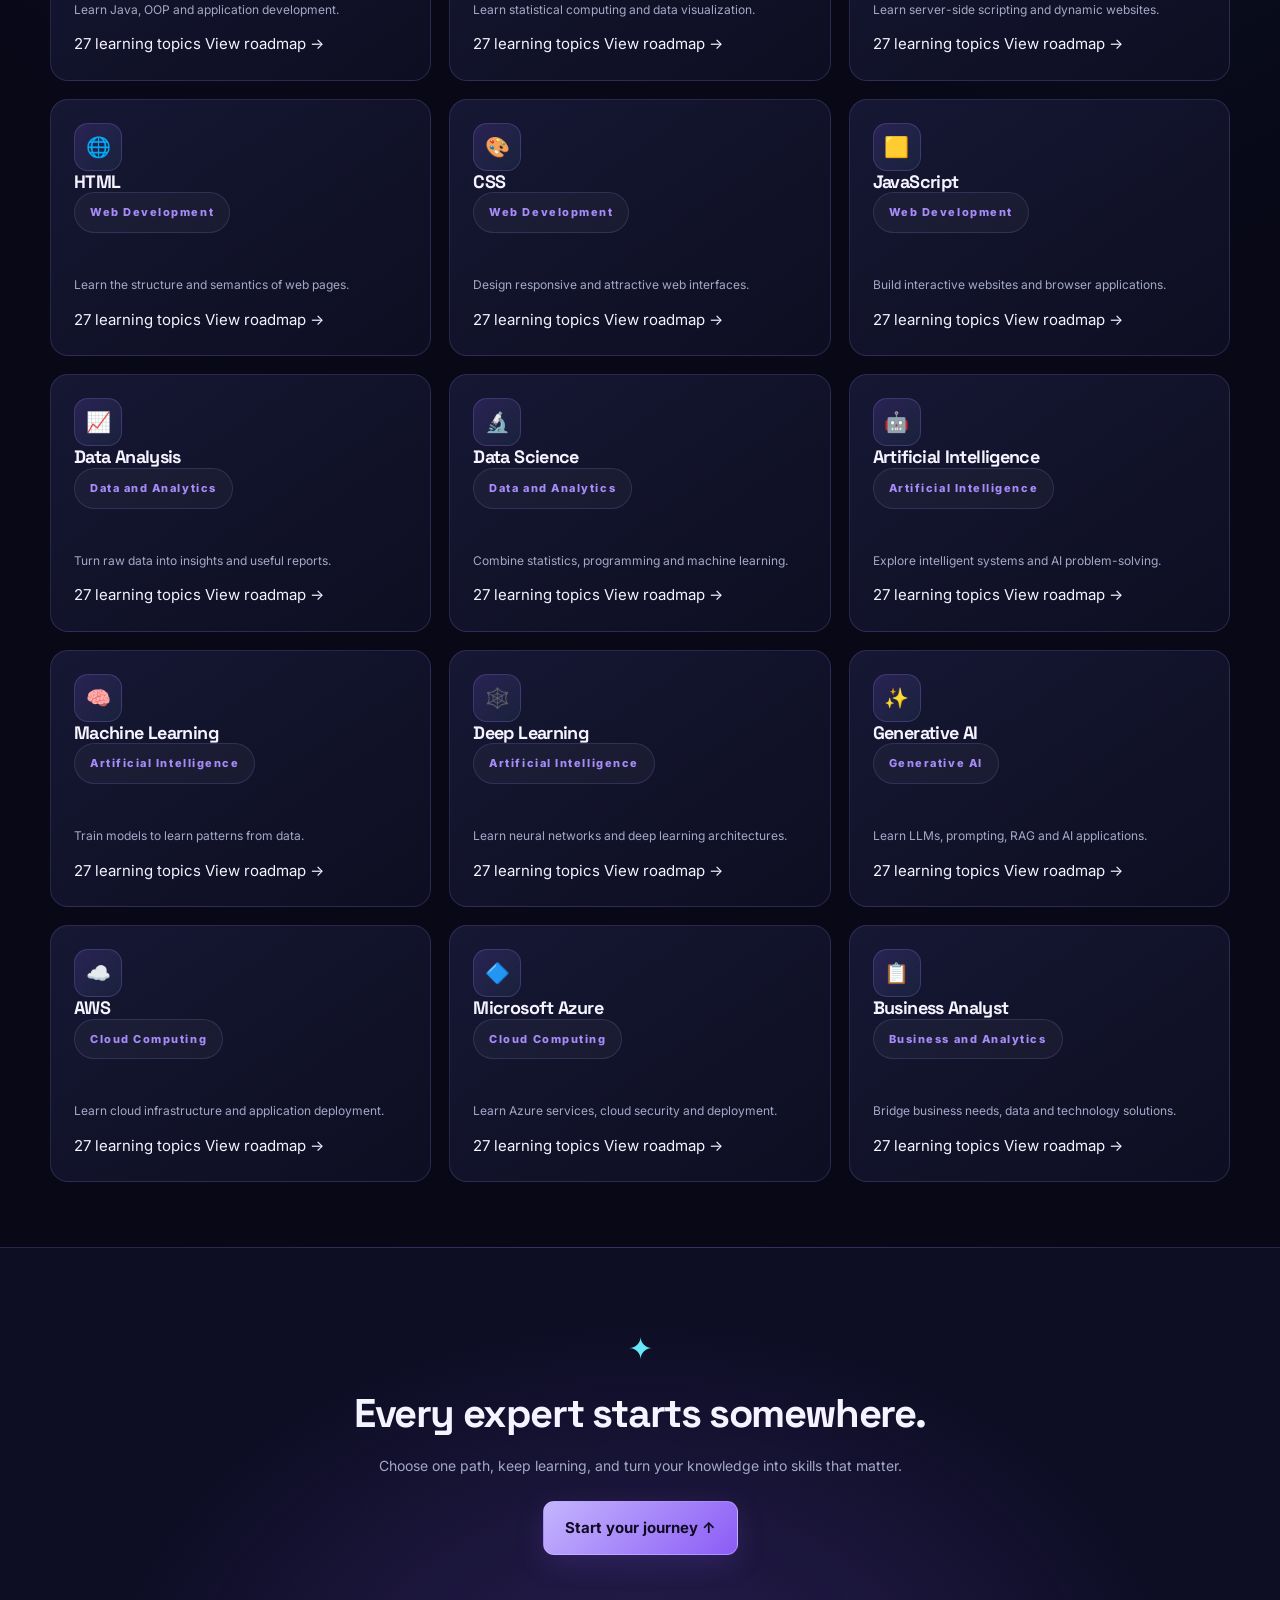
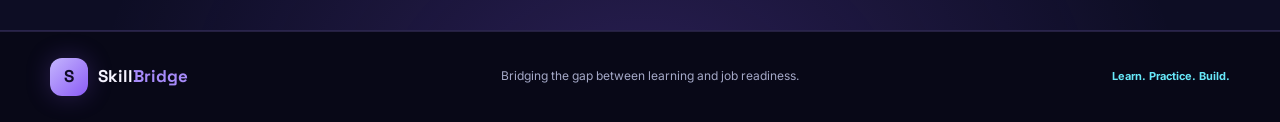
<file: roadmap.html>
<!DOCTYPE html>
<html lang="en">
<head>
  <meta charset="UTF-8">
  <meta name="viewport" content="width=device-width, initial-scale=1.0">

  <title>SkillBridge | Learning Roadmaps</title>
  <meta
    name="description"
    content="Explore technology roadmaps, learn step by step, practice topics, and track your learning progress with SkillBridge."
  >

  <!-- Stylesheets: files in the repository root -->
  <link rel="stylesheet" href="./style.css">
  <link rel="stylesheet" href="./roadmap.css">

  <!-- Roadmap functionality -->
  <script src="./roadmap.js" defer></script>
</head>

<body>
  <header class="site-header">
    <div class="nav-container">
      <a class="brand" href="./index.html" aria-label="SkillBridge home">
        <span class="brand-icon">S</span>
        <span>Skill<span class="brand-accent">Bridge</span></span>
      </a>

      <nav class="main-nav" aria-label="Main navigation">
        <a href="./dashboard.html">Dashboard</a>
        <a href="./content.html">Learning Content</a>
        <a href="./roadmap.html" class="active" aria-current="page">
          Roadmaps
        </a>
      </nav>

      <a class="nav-cta" href="./dashboard.html">My Learning ↗</a>
    </div>
  </header>

  <main>
    <section class="hero">
      <div class="hero-glow hero-glow-one"></div>
      <div class="hero-glow hero-glow-two"></div>

      <div class="hero-content">
        <span class="eyebrow hero-eyebrow">
          <span class="status-dot"></span>
          YOUR LEARNING JOURNEY
        </span>

        <h1>
          Learn with direction.<br>
          <span>Grow with purpose.</span>
        </h1>

        <p class="hero-description">
          Stop wondering what to learn next. Choose a technology,
          follow a structured roadmap, practice every topic, and
          move closer to your career goals.
        </p>

        <a class="hero-button" href="#explore">
          Explore Roadmaps <span aria-hidden="true">↓</span>
        </a>

        <div class="hero-highlights">
          <div class="highlight">
            <span class="highlight-icon">01</span>
            <span>Learn step by step</span>
          </div>

          <div class="highlight">
            <span class="highlight-icon">02</span>
            <span>Practice every topic</span>
          </div>

          <div class="highlight">
            <span class="highlight-icon">03</span>
            <span>Track your progress</span>
          </div>
        </div>
      </div>

      <div class="hero-visual" aria-hidden="true">
        <div class="orbit orbit-one"></div>
        <div class="orbit orbit-two"></div>

        <div class="visual-card visual-card-main">
          <div class="visual-card-top">
            <span class="visual-symbol">⌘</span>
            <span class="visual-label">YOUR NEXT STEP</span>
            <span class="live-dot"></span>
          </div>

          <h3>From learning to doing.</h3>
          <p>Small steps. Real skills. Better opportunities.</p>

          <div class="mini-roadmap">
            <div class="mini-step completed-step">
              <span>✓</span>
              <div>
                <strong>Learn the basics</strong>
                <small>Build your foundation</small>
              </div>
            </div>

            <div class="mini-connector"></div>

            <div class="mini-step current-step">
              <span>02</span>
              <div>
                <strong>Practice concepts</strong>
                <small>Turn knowledge into skills</small>
              </div>
            </div>

            <div class="mini-connector"></div>

            <div class="mini-step">
              <span>03</span>
              <div>
                <strong>Build projects</strong>
                <small>Show what you can do</small>
              </div>
            </div>
          </div>
        </div>

        <div class="floating-tag floating-tag-top">
          <span>✦</span> Learn consistently
        </div>

        <div class="floating-tag floating-tag-bottom">
          <span>↗</span> Track your growth
        </div>
      </div>
    </section>

    <section class="explore-section section-container" id="explore">
      <div class="section-heading">
        <div>
          <span class="eyebrow">EXPLORE & DISCOVER</span>
          <h2>Choose your learning path</h2>
          <p>
            Find your technology and follow a clear path from
            fundamentals to practical projects.
          </p>
        </div>

        <div class="technology-counter">
          <span class="counter-dot"></span>
          <span id="technologyCount">18 technologies</span>
        </div>
      </div>

      <div class="search-panel">
        <div class="search-field">
          <span class="search-icon" aria-hidden="true">⌕</span>

          <input
            type="search"
            id="searchInput"
            placeholder="Search Python, AI, Data Science..."
            aria-label="Search technology roadmaps"
            autocomplete="off"
          >

          <span class="search-shortcut" aria-hidden="true">SEARCH</span>
        </div>

        <p class="search-hint">
          <span>✦</span>
          Explore programming, AI, data, cloud, and business skills.
        </p>
      </div>

      <div
        class="technology-grid"
        id="technologyGrid"
        aria-label="Available technology roadmaps"
      ></div>

      <div class="empty-state" id="emptyMessage" hidden>
        <div class="empty-icon">⌕</div>
        <h3>No roadmaps found</h3>
        <p>Try another technology name or category.</p>
      </div>
    </section>

    <section
      class="roadmap-section section-container"
      id="roadmapSection"
      hidden
    >
      <div class="roadmap-header">
        <div class="roadmap-heading">
          <span class="eyebrow">YOUR LEARNING PATH</span>
          <h2 id="roadmapTitle">Technology Roadmap</h2>
          <p id="roadmapDescription"></p>
        </div>

        <a class="back-link" href="#explore">
          ↑ Explore technologies
        </a>
      </div>

      <div class="progress-card">
        <div class="progress-top">
          <div>
            <span class="progress-label">YOUR PROGRESS</span>
            <h3 id="progressText">0% complete</h3>
          </div>

          <div class="progress-badge" aria-hidden="true">↗</div>
        </div>

        <div
          class="progress-track"
          id="progressTrack"
          role="progressbar"
          aria-label="Roadmap completion"
          aria-valuemin="0"
          aria-valuemax="100"
          aria-valuenow="0"
        >
          <div id="progressBar"></div>
        </div>

        <div class="progress-bottom">
          <p id="progressDetails">0 topics completed</p>

          <button
            class="reset-button"
            id="resetProgress"
            type="button"
          >
            Reset progress
          </button>
        </div>
      </div>

      <div class="roadmap-instructions">
        <span class="instructions-icon">✓</span>
        <p>
          <strong>How to use this roadmap:</strong>
          Learn the topic, read the notes, practice what you learned,
          and tick the checkbox when you finish.
        </p>
      </div>

      <div class="roadmap-stages" id="roadmapStages"></div>
    </section>

    <section class="closing-section">
      <div class="closing-content">
        <span class="closing-icon">✦</span>
        <h2>Every expert starts somewhere.</h2>
        <p>
          Choose one path, keep learning, and turn your knowledge
          into skills that matter.
        </p>
        <a href="#explore" class="closing-button">
          Start your journey ↑
        </a>
      </div>
    </section>
  </main>

  <footer class="site-footer">
    <div class="footer-inner">
      <a class="brand footer-brand" href="./index.html">
        <span class="brand-icon">S</span>
        <span>Skill<span class="brand-accent">Bridge</span></span>
      </a>

      <p>
        Bridging the gap between learning and job readiness.
      </p>

      <span class="footer-note">Learn. Practice. Build.</span>
    </div>
  </footer>
</body>
</html>
</file>
<file: style.css>
/* =========================
   SKILLBRIDGE HOMEPAGE
   ========================= */


:root {
    --background: #080d19;
    --surface: #101827;
    --text: #f4f7ff;
    --muted: #9ba8bd;
    --primary: #6ee7d8;
    --secondary: #8b8cff;
    --border: rgba(255, 255, 255, 0.10);
}

* {
    margin: 0;
    padding: 0;
    box-sizing: border-box;
}

html {
    scroll-behavior: smooth;
}

body {
    min-height: 100vh;
    display: flex;
    flex-direction: column;
    background: var(--background);
    color: var(--text);
    font-family: Inter, "Segoe UI", Arial, sans-serif;
    overflow-x: hidden;
}

/* Subtle background texture */

body::before {
    content: "";
    position: fixed;
    inset: 0;
    pointer-events: none;
    z-index: -1;

    background-image:
        linear-gradient(
            rgba(255, 255, 255, 0.018) 1px,
            transparent 1px
        ),
        linear-gradient(
            90deg,
            rgba(255, 255, 255, 0.018) 1px,
            transparent 1px
        );

    background-size: 48px 48px;
    mask-image: linear-gradient(to bottom, black, transparent 85%);
}

/* =========================
   NAVIGATION
   ========================= */

.navbar {
    width: 100%;
    min-height: 88px;
    padding: 18px 4.5%;

    display: flex;
    align-items: center;
    justify-content: space-between;
    gap: 24px;

    background: rgba(8, 13, 25, 0.88);
    border-bottom: 1px solid var(--border);

    position: relative;
    z-index: 10;
}

/* Logo */

.logo {
    display: inline-flex;
    align-items: center;
    gap: 10px;

    color: var(--text);
    text-decoration: none;
    font-size: 23px;
    font-weight: 750;
    letter-spacing: -0.8px;
    white-space: nowrap;
}

.logo-icon {
    width: 34px;
    height: 34px;

    display: grid;
    place-items: center;

    border-radius: 10px;
    color: #07121c;
    background: linear-gradient(135deg, var(--primary), var(--secondary));

    font-size: 20px;
    font-weight: 900;
}

.logo-highlight {
    color: var(--primary);
    margin-left: -10px;
}

/* Navigation links */

.nav-links {
    display: flex;
    align-items: center;
    justify-content: center;
    gap: 5px;
}

.nav-link {
    padding: 10px 11px;
    border-radius: 8px;

    color: var(--muted);
    text-decoration: none;
    font-size: 12.5px;
    font-weight: 550;

    white-space: nowrap;
    transition: color 0.2s ease, background 0.2s ease;
}

.nav-link:hover,
.nav-link.active {
    color: var(--primary);
    background: rgba(110, 231, 216, 0.08);
}

/* Login and register */

.auth-actions {
    display: flex;
    align-items: center;
    gap: 12px;
    flex-shrink: 0;
}

.login-btn,
.register-btn {
    display: inline-flex;
    align-items: center;
    justify-content: center;
    gap: 10px;

    padding: 11px 16px;
    border-radius: 9px;

    text-decoration: none;
    font-size: 13px;
    font-weight: 650;
    white-space: nowrap;

    transition: transform 0.2s ease, background 0.2s ease;
}

.login-btn {
    color: var(--text);
    border: 1px solid var(--border);
}

.login-btn:hover {
    background: rgba(255, 255, 255, 0.06);
}

.register-btn {
    color: #08131c;
    background: var(--primary);
}

.register-btn:hover,
.primary-btn:hover {
    transform: translateY(-2px);
    background: #a0f5e9;
}

/* =========================
   HERO SECTION
   ========================= */

.hero {
    position: relative;
    isolation: isolate;

    flex: 1;
    min-height: 620px;
    padding: 80px 22px 65px;

    display: flex;
    align-items: center;
    justify-content: center;
    text-align: center;

    overflow: hidden;
}

.hero-content {
    position: relative;
    z-index: 2;
    width: 100%;
    max-width: 900px;

    animation: appear 0.8s ease both;
}

/* Background glow */

.hero-glow {
    position: absolute;
    width: 450px;
    height: 450px;
    border-radius: 50%;
    filter: blur(110px);
    opacity: 0.14;
    pointer-events: none;
    z-index: -1;
}

.glow-one {
    top: 0;
    left: 5%;
    background: #26d9ca;
}

.glow-two {
    right: 5%;
    bottom: 0;
    background: #7777ff;
}

/* Small label */

.eyebrow {
    display: inline-flex;
    align-items: center;
    gap: 10px;

    padding: 10px 15px;
    margin-bottom: 30px;

    color: #c4d5e9;
    background: rgba(255, 255, 255, 0.035);
    border: 1px solid var(--border);
    border-radius: 30px;

    font-size: 11px;
    font-weight: 750;
    letter-spacing: 2px;
}

.live-dot {
    width: 7px;
    height: 7px;
    border-radius: 50%;
    background: var(--primary);
    box-shadow: 0 0 12px var(--primary);
}

/* Main heading */

.hero h1 {
    font-size: clamp(48px, 7.5vw, 88px);
    line-height: 1.09;
    font-weight: 800;
    letter-spacing: -4px;
    margin-bottom: 26px;
}

.gradient-text {
    background: linear-gradient(
        100deg,
        var(--primary) 5%,
        #9ba6ff 95%
    );

    -webkit-background-clip: text;
    background-clip: text;
    color: transparent;
}

/* Quote and description */

.quote {
    color: #dbe5f5;
    font-size: clamp(18px, 2.5vw, 25px);
    line-height: 1.6;
    font-weight: 500;
    margin-bottom: 14px;
}

.quote span {
    color: var(--primary);
}

.description {
    max-width: 590px;
    margin: 0 auto;

    color: var(--muted);
    font-size: 15px;
    line-height: 1.9;
}

/* Main buttons */

.hero-actions {
    display: flex;
    align-items: center;
    justify-content: center;
    flex-wrap: wrap;
    gap: 15px;

    margin-top: 34px;
}

.primary-btn,
.secondary-btn {
    min-height: 51px;
    padding: 14px 21px;

    display: inline-flex;
    align-items: center;
    justify-content: center;
    gap: 18px;

    border-radius: 10px;
    text-decoration: none;
    font-size: 13px;
    font-weight: 700;

    transition: transform 0.2s ease, background 0.2s ease,
                border-color 0.2s ease;
}

.primary-btn {
    background: var(--primary);
    color: #08131c;
}

.secondary-btn {
    color: var(--text);
    border: 1px solid rgba(255, 255, 255, 0.16);
    background: rgba(255, 255, 255, 0.025);
}

.secondary-btn:hover {
    border-color: var(--secondary);
    background: rgba(139, 140, 255, 0.08);
    transform: translateY(-2px);
}

/* Bottom note */

.bottom-note {
    margin-top: 66px;

    display: flex;
    align-items: center;
    justify-content: center;
    gap: 16px;

    color: #8492a9;
    font-size: 12px;
    letter-spacing: 0.4px;
}

.note-line {
    width: 35px;
    height: 1px;
    background: #344157;
}

/* Decorative symbols */

.hero-decoration {
    position: absolute;
    pointer-events: none;
    user-select: none;
}

.decoration-top {
    top: 18%;
    left: 14%;
    color: var(--primary);
    opacity: 0.5;
    font-size: 29px;
}

.decoration-bottom {
    right: 15%;
    bottom: 18%;
    color: var(--secondary);
    opacity: 0.6;
    font-size: 30px;
}

/* =========================
   FOOTER
   ========================= */

.footer {
    display: flex;
    align-items: center;
    justify-content: space-between;
    gap: 15px;

    padding: 22px 4.5%;
    border-top: 1px solid var(--border);

    color: #8492a9;
    font-size: 12px;
}

.footer span {
    color: var(--primary);
    font-weight: 700;
}

/* =========================
   ANIMATION
   ========================= */

@keyframes appear {
    from {
        opacity: 0;
        transform: translateY(18px);
    }

    to {
        opacity: 1;
        transform: translateY(0);
    }
}

/* =========================
   RESPONSIVE DESIGN
   ========================= */

@media (max-width: 1250px) {
    .navbar {
        flex-wrap: wrap;
    }

    .nav-links {
        order: 3;
        width: 100%;
        justify-content: center;
        flex-wrap: wrap;
    }
}

@media (max-width: 700px) {
    .navbar {
        padding: 18px 5%;
        gap: 18px;
    }

    .logo {
        font-size: 21px;
    }

    .auth-actions {
        gap: 8px;
    }

    .login-btn,
    .register-btn {
        padding: 10px 12px;
        font-size: 12px;
    }

    .nav-links {
        justify-content: flex-start;
        flex-wrap: nowrap;
        overflow-x: auto;
        padding-bottom: 5px;
    }

    .nav-link {
        font-size: 12px;
    }

    .hero {
        min-height: 590px;
        padding: 65px 20px;
    }

    .hero h1 {
        letter-spacing: -2.5px;
    }

    .eyebrow {
        font-size: 9px;
        letter-spacing: 1.5px;
    }

    .description {
        font-size: 14px;
    }

    .bottom-note {
        margin-top: 48px;
        gap: 9px;
        font-size: 10px;
    }

    .note-line {
        width: 18px;
    }

    .decoration-top {
        left: 5%;
    }

    .decoration-bottom {
        right: 6%;
    }

    .footer {
        flex-direction: column;
        text-align: center;
        line-height: 1.6;
    }
}

@media (prefers-reduced-motion: reduce) {
    *,
    *::before,
    *::after {
        animation-duration: 0.01ms !important;
        transition-duration: 0.01ms !important;
        scroll-behavior: auto !important;
    }
}


.chatbot-link {
    display: inline-flex;
    align-items: center;
    gap: 8px;
    padding: 10px 16px;
    border-radius: 10px;
    background: #4f46e5;
    color: #ffffff;
    text-decoration: none;
    font-weight: 600;
    transition: background 0.2s ease;
}

.chatbot-link:hover {
    background: #3730a3;
}
</file>
<file: chatbot.css>
* {
    box-sizing: border-box;
    margin: 0;
    padding: 0;
}

body {
    min-height: 100vh;
    padding: 24px;
    display: flex;
    justify-content: center;
    align-items: center;
    font-family: "Segoe UI", Arial, sans-serif;
    background: linear-gradient(135deg, #eef2ff, #f8fafc);
    color: #1e293b;
}

.chat-container {
    width: 100%;
    max-width: 760px;
    height: min(780px, 92vh);
    min-height: 500px;
    display: flex;
    flex-direction: column;
    overflow: hidden;
    background: #ffffff;
    border: 1px solid #e2e8f0;
    border-radius: 22px;
    box-shadow: 0 20px 60px rgba(30, 41, 59, 0.12);
}

.chat-header {
    padding: 22px 26px;
    border-bottom: 1px solid #edf0f7;
    background: #ffffff;
}

.back-link {
    display: inline-block;
    margin-bottom: 18px;
    color: #4f46e5;
    text-decoration: none;
    font-size: 14px;
    font-weight: 600;
}

.assistant-info {
    display: flex;
    align-items: center;
    gap: 14px;
}

.ai-avatar {
    width: 48px;
    height: 48px;
    display: grid;
    place-items: center;
    border-radius: 15px;
    background: linear-gradient(135deg, #4f46e5, #7c3aed);
    color: #ffffff;
    font-weight: 700;
    font-size: 18px;
}

.assistant-info h1 {
    font-size: 21px;
    margin-bottom: 5px;
}

.status {
    color: #64748b;
    font-size: 13px;
}

.status span {
    display: inline-block;
    width: 8px;
    height: 8px;
    margin-right: 5px;
    border-radius: 50%;
    background: #22c55e;
}

.messages {
    flex: 1;
    display: flex;
    flex-direction: column;
    gap: 16px;
    overflow-y: auto;
    padding: 26px;
    background: #f8faff;
}

.message {
    max-width: 85%;
    padding: 15px 17px;
    border-radius: 16px;
    font-size: 15px;
    line-height: 1.7;
    white-space: pre-wrap;
    overflow-wrap: anywhere;
}

.ai-message {
    align-self: flex-start;
    color: #263252;
    background: #e9edff;
    border-bottom-left-radius: 5px;
}

.user-message {
    align-self: flex-end;
    color: #ffffff;
    background: #4f46e5;
    border-bottom-right-radius: 5px;
}

.typing {
    padding: 0 26px 12px;
    color: #64748b;
    font-size: 13px;
    background: #f8faff;
}

.hidden {
    display: none;
}

.chat-form {
    display: flex;
    gap: 12px;
    padding: 20px 24px;
    border-top: 1px solid #edf0f7;
    background: #ffffff;
}

#question {
    flex: 1;
    min-width: 0;
    padding: 15px 17px;
    border: 1px solid #dbe1ee;
    border-radius: 12px;
    outline: none;
    font-size: 15px;
    color: #1e293b;
}

#question:focus {
    border-color: #6366f1;
    box-shadow: 0 0 0 3px rgba(99, 102, 241, 0.12);
}

#sendBtn {
    padding: 0 22px;
    border: none;
    border-radius: 12px;
    background: #4f46e5;
    color: #ffffff;
    font-size: 14px;
    font-weight: 600;
    cursor: pointer;
    transition: background 0.2s;
}

#sendBtn:hover {
    background: #4338ca;
}

#sendBtn:disabled {
    opacity: 0.6;
    cursor: not-allowed;
}

.footer-text {
    padding: 0 12px 15px;
    text-align: center;
    color: #94a3b8;
    font-size: 12px;
    background: #ffffff;
}

@media (max-width: 600px) {
    body {
        padding: 0;
    }

    .chat-container {
        height: 100vh;
        min-height: 0;
        border-radius: 0;
    }

    .chat-header {
        padding: 18px;
    }

    .messages {
        padding: 18px;
    }

    .message {
        max-width: 94%;
    }

    .chat-form {
        gap: 8px;
        padding: 14px;
    }

    #question {
        padding: 13px 12px;
    }

    #sendBtn {
        padding: 0 15px;
    }
}
</file>
<file: content.css>
/* =========================================
   SKILLBRIDGE — LEARNING CONTENT
   Clean, modern and responsive design
========================================= */

:root {
    --content-primary: #5b5ce2;
    --content-primary-dark: #4647c8;
    --content-heading: #171a35;
    --content-text: #626982;
    --content-border: #e7e9f2;
    --content-surface: #ffffff;
    --content-background: #f7f8fc;
    --content-radius: 18px;
    --content-shadow: 0 8px 28px rgba(34, 40, 90, 0.06);
}

/* Page background */

body {
    margin: 0;
    background: var(--content-background);
    color: var(--content-heading);
    font-family: Inter, "Segoe UI", Arial, sans-serif;
}

/* Header */

.content-header {
    position: sticky;
    top: 0;
    z-index: 100;
    display: flex;
    align-items: center;
    justify-content: space-between;
    gap: 24px;
    padding: 18px 6%;
    background: rgba(255, 255, 255, 0.96);
    border-bottom: 1px solid var(--content-border);
    backdrop-filter: blur(14px);
}

.content-header .logo {
    color: var(--content-heading);
    font-size: 25px;
    font-weight: 800;
    text-decoration: none;
    letter-spacing: -0.8px;
}

.content-header .logo span {
    color: var(--content-primary);
}

.content-header nav {
    display: flex;
    align-items: center;
    gap: 28px;
}

.content-header nav a {
    color: var(--content-text);
    font-size: 14px;
    font-weight: 600;
    text-decoration: none;
    transition: color 0.2s ease;
}

.content-header nav a:hover {
    color: var(--content-primary);
}

/* Main container */

.content-main {
    width: min(1180px, 90%);
    margin: 0 auto;
}

/* Hero section */

.content-hero {
    position: relative;
    overflow: hidden;
    margin-top: 34px;
    padding: 64px 24px 58px;
    text-align: center;
    background:
        radial-gradient(
            circle at 15% 10%,
            rgba(129, 140, 248, 0.18),
            transparent 35%
        ),
        linear-gradient(135deg, #ffffff 0%, #f0f1ff 100%);
    border: 1px solid #e5e5ff;
    border-radius: 26px;
}

.content-hero .eyebrow {
    display: inline-block;
    margin: 0 0 14px;
    padding: 8px 13px;
    color: var(--content-primary);
    background: #e9eaff;
    border-radius: 30px;
    font-size: 11px;
    font-weight: 800;
    letter-spacing: 1.5px;
}

.content-hero h1 {
    max-width: 760px;
    margin: 0 auto 16px;
    color: var(--content-heading);
    font-size: clamp(30px, 4.5vw, 48px);
    font-weight: 800;
    letter-spacing: -1.5px;
    line-height: 1.2;
}

.content-hero > p:not(.eyebrow) {
    max-width: 650px;
    margin: 0 auto 28px;
    color: var(--content-text);
    font-size: 16px;
    line-height: 1.8;
}

/* Search field */

#technology-search {
    display: block;
    width: min(520px, 100%);
    box-sizing: border-box;
    margin: 0 auto;
    padding: 16px 20px;
    color: var(--content-heading);
    background: #ffffff;
    border: 1px solid #dedff0;
    border-radius: 14px;
    outline: none;
    font: inherit;
    font-size: 14px;
    box-shadow: 0 5px 18px rgba(34, 40, 90, 0.04);
    transition:
        border-color 0.2s ease,
        box-shadow 0.2s ease;
}

#technology-search::placeholder {
    color: #9298ad;
}

#technology-search:focus {
    border-color: var(--content-primary);
    box-shadow: 0 0 0 4px rgba(91, 92, 226, 0.12);
}

/* Technology section */

.technology-section {
    padding: 54px 0 70px;
}

.technology-section > h2 {
    margin: 0 0 10px;
    color: var(--content-heading);
    font-size: clamp(25px, 3vw, 32px);
    font-weight: 800;
    letter-spacing: -0.7px;
}

.technology-section > p {
    margin: 0;
    color: var(--content-text);
    font-size: 15px;
    line-height: 1.7;
}

/* Cards grid */

.technology-grid {
    display: grid;
    grid-template-columns: repeat(3, minmax(0, 1fr));
    gap: 22px;
    margin-top: 30px;
}

/* Individual technology card */

.technology-card {
    position: relative;
    display: flex;
    min-width: 0;
    min-height: 205px;
    flex-direction: column;
    align-items: flex-start;
    padding: 25px;
    overflow: hidden;
    color: var(--content-heading);
    text-align: left;
    background: var(--content-surface);
    border: 1px solid var(--content-border);
    border-radius: var(--content-radius);
    box-shadow: 0 3px 12px rgba(34, 40, 90, 0.025);
    cursor: pointer;
    font-family: inherit;
    transition:
        transform 0.22s ease,
        border-color 0.22s ease,
        box-shadow 0.22s ease;
}

.technology-card::after {
    position: absolute;
    right: -35px;
    bottom: -45px;
    width: 110px;
    height: 110px;
    content: "";
    background: #f0f0ff;
    border-radius: 50%;
    opacity: 0.7;
    transition: transform 0.25s ease;
    pointer-events: none;
}

.technology-card:hover {
    transform: translateY(-5px);
    border-color: #c9caff;
    box-shadow: 0 14px 32px rgba(62, 64, 160, 0.10);
}

.technology-card:hover::after {
    transform: scale(1.35);
}

.technology-card:focus-visible {
    outline: 3px solid rgba(91, 92, 226, 0.45);
    outline-offset: 3px;
}

.technology-card > span {
    position: relative;
    z-index: 1;
    display: grid;
    width: 54px;
    height: 54px;
    place-items: center;
    background: #f0f0ff;
    border: 1px solid #e8e8ff;
    border-radius: 15px;
    font-size: 28px;
}

.technology-card h3 {
    position: relative;
    z-index: 1;
    margin: 19px 0 8px;
    color: var(--content-heading);
    font-size: 18px;
    font-weight: 750;
}

.technology-card p {
    position: relative;
    z-index: 1;
    margin: 0;
    color: var(--content-text);
    font-size: 13px;
    line-height: 1.8;
}

.technology-card[hidden] {
    display: none;
}

/* No search results */

#no-results {
    margin-top: 28px;
    padding: 25px;
    color: var(--content-text);
    text-align: center;
    background: #ffffff;
    border: 1px dashed #d6d8e8;
    border-radius: 14px;
}

/* Footer */

.dashboard-footer {
    padding: 24px 5%;
    color: var(--content-text);
    text-align: center;
    border-top: 1px solid var(--content-border);
    font-size: 13px;
    line-height: 1.7;
}

/* Tablet */

@media (max-width: 900px) {
    .technology-grid {
        grid-template-columns: repeat(2, minmax(0, 1fr));
        gap: 18px;
    }

    .content-main {
        width: 92%;
    }

    .content-hero {
        padding: 52px 22px;
    }
}

/* Mobile */

@media (max-width: 560px) {
    .content-header {
        padding: 16px 5%;
    }

    .content-header .logo {
        font-size: 22px;
    }

    .content-header nav {
        gap: 14px;
    }

    .content-header nav a {
        font-size: 12px;
    }

    .content-hero {
        margin-top: 20px;
        padding: 42px 18px;
        border-radius: 20px;
    }

    .content-hero h1 {
        letter-spacing: -0.8px;
    }

    .content-hero > p:not(.eyebrow) {
        font-size: 14px;
    }

    .technology-section {
        padding: 40px 0 48px;
    }

    .technology-grid {
        grid-template-columns: 1fr;
        gap: 14px;
        margin-top: 22px;
    }

    .technology-card {
        min-height: 170px;
        padding: 21px;
    }
}

/* Respect reduced motion preferences */

@media (prefers-reduced-motion: reduce) {
    *,
    *::before,
    *::after {
        scroll-behavior: auto !important;
        transition-duration: 0.01ms !important;
    }
}
</file>
<file: dashboard.css>
@import url('https://fonts.googleapis.com/css2?family=DM+Sans:wght@400;500;600;700&family=Manrope:wght@400;500;600;700;800&display=swap');

:root {
    --primary: #5b4bdb;
    --primary-dark: #4536bd;
    --text: #22233a;
    --muted: #77798d;
    --border: #e9e9f1;
    --background: #f7f8fc;
    --white: #fff;
}

* {
    box-sizing: border-box;
    margin: 0;
    padding: 0;
}

body {
    font-family: 'DM Sans', sans-serif;
    color: var(--text);
    background: var(--background);
    line-height: 1.5;
}

a {
    color: inherit;
    text-decoration: none;
}

button {
    font: inherit;
    cursor: pointer;
}

.sidebar {
    width: 245px;
    height: 100vh;
    padding: 30px 18px 20px;
    position: fixed;
    top: 0;
    left: 0;
    display: flex;
    flex-direction: column;
    background: var(--white);
    border-right: 1px solid var(--border);
}

.brand {
    padding: 0 12px;
    font-family: 'Manrope', sans-serif;
    font-size: 25px;
    font-weight: 800;
    letter-spacing: -1px;
}

.brand span {
    color: var(--primary);
}

.menu-label {
    margin: 43px 12px 14px;
    color: #999bad;
    font-size: 10px;
    font-weight: 800;
    letter-spacing: 1.5px;
}

.menu {
    display: grid;
    gap: 8px;
}

.menu-link {
    padding: 13px 12px;
    border-radius: 10px;
    color: #696b80;
    font-size: 13px;
    font-weight: 600;
    transition: 0.2s;
}

.menu-link:hover,
.menu-link.active {
    background: #eeecff;
    color: var(--primary);
}

.sidebar-bottom {
    margin-top: auto;
}

.sidebar-note {
    padding: 16px;
    border-radius: 13px;
    background: #f2f0ff;
}

.sidebar-note span {
    font-size: 23px;
}

.sidebar-note strong {
    display: block;
    margin-top: 8px;
    font-size: 13px;
}

.sidebar-note p {
    margin-top: 5px;
    color: var(--muted);
    font-size: 11px;
}

.logout-button {
    width: 100%;
    margin-top: 18px;
    padding: 12px;
    border: 0;
    border-radius: 9px;
    background: #fff0f0;
    color: #c64a4a;
    font-size: 13px;
    font-weight: 700;
}

.main-content {
    max-width: 1600px;
    margin-left: 245px;
    padding: 28px 36px;
}

.topbar {
    display: flex;
    justify-content: space-between;
    align-items: center;
    gap: 20px;
    margin-bottom: 28px;
}

.breadcrumb {
    margin-bottom: 5px;
    color: var(--muted);
    font-size: 12px;
}

.topbar h1 {
    font-family: 'Manrope', sans-serif;
    font-size: 27px;
    letter-spacing: -0.8px;
}

.profile-mini {
    display: flex;
    align-items: center;
    gap: 11px;
}

.avatar {
    width: 43px;
    height: 43px;
    display: grid;
    place-items: center;
    border-radius: 50%;
    background: #e9e5ff;
    color: var(--primary);
    font-size: 18px;
    font-weight: 800;
}

.profile-mini strong {
    font-size: 13px;
}

.profile-mini p {
    color: var(--muted);
    font-size: 11px;
}

.welcome-banner {
    padding: 30px;
    margin-bottom: 23px;
    border-radius: 18px;
    background: linear-gradient(115deg, #eeecff, #f6f3ff 65%, #eaf5ff);
    display: flex;
    align-items: center;
    justify-content: space-between;
    gap: 22px;
}

.eyebrow {
    color: var(--primary);
    font-size: 10px;
    font-weight: 800;
    letter-spacing: 1.7px;
}

.welcome-banner h2 {
    margin: 10px 0;
    font-family: 'Manrope', sans-serif;
    font-size: clamp(22px, 3vw, 30px);
    letter-spacing: -0.8px;
}

.welcome-banner h2 span {
    color: var(--primary);
}

.welcome-banner p {
    max-width: 580px;
    color: #696b80;
    font-size: 13px;
}

.primary-button {
    flex-shrink: 0;
    padding: 12px 17px;
    border-radius: 9px;
    background: var(--primary);
    color: var(--white);
    font-size: 12px;
    font-weight: 700;
    transition: background 0.2s;
}

.primary-button:hover {
    background: var(--primary-dark);
}

.stats-grid {
    display: grid;
    grid-template-columns: repeat(4, minmax(0, 1fr));
    gap: 17px;
    margin-bottom: 24px;
}

.stat-card,
.panel {
    min-width: 0;
    padding: 21px;
    border: 1px solid var(--border);
    border-radius: 15px;
    background: var(--white);
}

.stat-icon {
    width: 42px;
    height: 42px;
    display: grid;
    place-items: center;
    border-radius: 12px;
    font-size: 20px;
}

.purple { background: #eeecff; }
.blue { background: #e8f3ff; }
.green { background: #e7f8ef; }
.orange { background: #fff1e3; }

.stat-card > p {
    margin-top: 17px;
    color: var(--muted);
    font-size: 12px;
}

.stat-card h2 {
    margin-top: 3px;
    font-family: 'Manrope', sans-serif;
    font-size: 27px;
    overflow-wrap: anywhere;
}

.stat-card > span {
    display: block;
    margin-top: 4px;
    color: #999bad;
    font-size: 10px;
}

.content-grid {
    display: grid;
    grid-template-columns: minmax(0, 1.5fr) minmax(270px, 1fr);
    gap: 20px;
    margin-bottom: 22px;
}

.panel-heading {
    display: flex;
    align-items: center;
    justify-content: space-between;
    gap: 12px;
    margin-bottom: 23px;
}

.panel-heading h2 {
    font-family: 'Manrope', sans-serif;
    font-size: 17px;
}

.panel-heading p {
    margin-top: 4px;
    color: var(--muted);
    font-size: 11px;
}

.progress-list {
    display: grid;
    gap: 23px;
}

.progress-item {
    min-width: 0;
}

.progress-label {
    display: flex;
    align-items: center;
    justify-content: space-between;
    gap: 12px;
    margin-bottom: 9px;
    font-size: 12px;
    font-weight: 700;
}

.progress-label span:last-child {
    color: var(--primary);
}

.progress-track {
    height: 7px;
    overflow: hidden;
    border-radius: 10px;
    background: #eeedf5;
}

.progress-fill {
    height: 100%;
    border-radius: inherit;
    background: var(--primary);
}

.profile-panel {
    text-align: center;
}

.profile-avatar {
    width: 72px;
    height: 72px;
    margin: 5px auto 12px;
    display: grid;
    place-items: center;
    border: 4px solid #f0edff;
    border-radius: 50%;
    background: var(--primary);
    color: white;
    font-size: 27px;
    font-weight: 800;
}

.profile-panel h3 {
    font-size: 17px;
    overflow-wrap: anywhere;
}

.profile-role {
    margin-top: 3px;
    color: var(--muted);
    font-size: 11px;
}

.profile-details {
    margin-top: 22px;
    text-align: left;
}

.profile-details div {
    padding: 12px 0;
    border-top: 1px solid var(--border);
}

.profile-details span {
    display: block;
    color: var(--muted);
    font-size: 10px;
}

.profile-details strong {
    display: block;
    margin-top: 4px;
    font-size: 12px;
    overflow-wrap: anywhere;
}

.activity-panel {
    margin-bottom: 25px;
}

.activity-table-wrap {
    width: 100%;
    overflow-x: auto;
}

table {
    width: 100%;
    border-collapse: collapse;
    text-align: left;
}

th {
    padding: 12px 10px;
    background: #f8f8fc;
    color: var(--muted);
    font-size: 10px;
    font-weight: 700;
    white-space: nowrap;
}

td {
    padding: 15px 10px;
    border-bottom: 1px solid var(--border);
    font-size: 12px;
}

tbody tr:last-child td {
    border-bottom: 0;
}

.score-badge {
    display: inline-block;
    padding: 5px 9px;
    border-radius: 20px;
    background: #e7f8ef;
    color: #168653;
    font-size: 10px;
    font-weight: 800;
}

.loading-message,
.empty-message {
    padding: 18px 0;
    color: var(--muted);
    font-size: 12px;
}

.dashboard-message {
    margin-top: 10px;
    color: #b34444;
    font-size: 12px;
}

.footer {
    padding: 12px 0;
    color: var(--muted);
    text-align: center;
    font-size: 11px;
}

@media (max-width: 1150px) {
    .sidebar {
        width: 215px;
    }

    .main-content {
        margin-left: 215px;
        padding: 25px 22px;
    }

    .stats-grid {
        grid-template-columns: repeat(2, minmax(0, 1fr));
    }

    .welcome-banner {
        align-items: flex-start;
        flex-direction: column;
    }
}

@media (max-width: 760px) {
    .sidebar {
        position: static;
        width: 100%;
        height: auto;
        padding: 16px;
    }

    .menu-label,
    .sidebar-bottom {
        display: none;
    }

    .menu {
        display: flex;
        flex-wrap: wrap;
        gap: 6px;
        margin-top: 15px;
    }

    .menu-link {
        padding: 9px 10px;
        font-size: 11px;
    }

    .main-content {
        margin-left: 0;
        padding: 20px 15px;
    }

    .topbar h1 {
        font-size: 23px;
    }

    .content-grid {
        grid-template-columns: 1fr;
    }
}

@media (max-width: 430px) {
    .stats-grid {
        grid-template-columns: 1fr 1fr;
        gap: 10px;
    }

    .stat-card {
        padding: 14px;
    }

    .stat-card h2 {
        font-size: 23px;
    }

    .profile-mini {
        gap: 6px;
    }

    .profile-mini p {
        display: none;
    }

    .welcome-banner {
        padding: 22px;
    }
}
</file>
<file: interview.css>
@import url('https://fonts.googleapis.com/css2?family=DM+Sans:wght@400;500;600;700&family=Manrope:wght@400;500;600;700;800&display=swap');

:root {
    --primary: #5b4bdb;
    --primary-dark: #4536bd;
    --primary-light: #eeecff;
    --text: #20213a;
    --muted: #72758a;
    --border: #e8e8f1;
    --background: #f8f9fd;
    --white: #ffffff;
    --success: #168653;
    --radius: 18px;
}

* {
    box-sizing: border-box;
    margin: 0;
    padding: 0;
}

html {
    scroll-behavior: smooth;
    scroll-padding-top: 90px;
}

body {
    font-family: 'DM Sans', sans-serif;
    background: var(--background);
    color: var(--text);
    line-height: 1.6;
}

button,
a {
    font: inherit;
}

a {
    color: inherit;
    text-decoration: none;
}

button {
    cursor: pointer;
}

[hidden] {
    display: none !important;
}

/* Navigation */

.navbar {
    min-height: 76px;
    padding: 0 7%;
    background: var(--white);
    border-bottom: 1px solid var(--border);
    display: flex;
    align-items: center;
    justify-content: space-between;
    gap: 24px;
    position: sticky;
    top: 0;
    z-index: 10;
}

.logo {
    font-family: 'Manrope', sans-serif;
    font-size: 25px;
    font-weight: 800;
    letter-spacing: -1px;
}

.logo span {
    color: var(--primary);
}

.navbar nav {
    display: flex;
    align-items: center;
    gap: 28px;
}

.navbar nav a {
    color: var(--muted);
    font-size: 14px;
    font-weight: 600;
    transition: color 0.2s;
}

.navbar nav a:hover,
.navbar nav a.active {
    color: var(--primary);
}

/* Hero */

main {
    width: min(1180px, 88%);
    margin: auto;
}

.hero {
    margin-top: 36px;
    padding: 58px 6%;
    border-radius: 28px;
    background: linear-gradient(120deg, #f0eeff 0%, #f8f6ff 55%, #e9f5ff 100%);
    display: grid;
    grid-template-columns: 1.4fr 0.8fr;
    align-items: center;
    gap: 30px;
    overflow: hidden;
}

.eyebrow {
    display: inline-block;
    color: var(--primary);
    font-size: 11px;
    font-weight: 800;
    letter-spacing: 2px;
}

.hero h1 {
    margin: 14px 0;
    font-family: 'Manrope', sans-serif;
    font-size: clamp(36px, 5vw, 55px);
    font-weight: 800;
    letter-spacing: -2px;
    line-height: 1.15;
}

.hero h1 span {
    color: var(--primary);
}

.hero p {
    max-width: 580px;
    margin-bottom: 25px;
    color: var(--muted);
    font-size: 16px;
    line-height: 1.9;
}

.primary-btn,
.secondary-btn {
    display: inline-flex;
    justify-content: center;
    align-items: center;
    gap: 8px;
    min-height: 46px;
    padding: 12px 22px;
    border: 0;
    border-radius: 10px;
    font-weight: 700;
    font-size: 14px;
    transition: transform 0.2s, background 0.2s;
}

.primary-btn {
    background: var(--primary);
    color: white;
}

.primary-btn:hover {
    background: var(--primary-dark);
    transform: translateY(-2px);
}

.secondary-btn {
    color: var(--primary);
    background: var(--primary-light);
}

.secondary-btn:hover {
    background: #e1ddff;
}

button:disabled {
    opacity: 0.5;
    cursor: not-allowed;
    transform: none;
}

.hero-visual {
    min-height: 210px;
    display: flex;
    flex-direction: column;
    align-items: center;
    justify-content: center;
    border: 1px solid #ffffffb8;
    border-radius: 24px;
    background: #ffffff75;
}

.visual-icon {
    width: 135px;
    height: 115px;
    display: grid;
    place-items: center;
    border-radius: 24px;
    background: var(--primary);
    color: white;
    font-family: monospace;
    font-size: 43px;
    font-weight: 800;
    box-shadow: 0 16px 35px #5b4bdb35;
}

.visual-label {
    margin-top: 16px;
    color: var(--muted);
    font-size: 13px;
    font-weight: 700;
}

/* Stats */

.stats {
    display: grid;
    grid-template-columns: repeat(3, 1fr);
    gap: 18px;
    margin: 25px 0 70px;
}

.stat-card {
    display: flex;
    align-items: center;
    gap: 16px;
    padding: 22px;
    border: 1px solid var(--border);
    border-radius: var(--radius);
    background: var(--white);
}

.stat-icon {
    width: 49px;
    height: 49px;
    display: grid;
    place-items: center;
    border-radius: 14px;
    background: var(--primary-light);
    font-size: 23px;
}

.stat-card h2 {
    font-family: 'Manrope', sans-serif;
    font-size: 25px;
    line-height: 1.3;
}

.stat-card p {
    color: var(--muted);
    font-size: 12px;
}

/* Technology selection */

.technology-section {
    margin-bottom: 75px;
}

.section-heading,
.quiz-heading {
    margin-bottom: 28px;
    text-align: center;
}

.section-heading h2,
.quiz-heading h2 {
    margin: 9px 0;
    font-family: 'Manrope', sans-serif;
    font-size: clamp(25px, 3vw, 34px);
    letter-spacing: -1px;
}

.section-heading p,
.quiz-heading p {
    color: var(--muted);
    font-size: 14px;
}

.technology-grid {
    display: grid;
    grid-template-columns: repeat(3, minmax(0, 1fr));
    gap: 18px;
}

.technology-card {
    min-width: 0;
    padding: 23px;
    border: 1px solid var(--border);
    border-radius: var(--radius);
    background: var(--white);
    text-align: left;
    display: flex;
    flex-direction: column;
    align-items: flex-start;
    transition: transform 0.2s, box-shadow 0.2s, border-color 0.2s;
}

.technology-card:hover,
.technology-card:focus-visible {
    border-color: #b9b0ff;
    box-shadow: 0 12px 30px #25205b0d;
    transform: translateY(-4px);
    outline: none;
}

.technology-icon {
    min-width: 46px;
    height: 46px;
    padding: 0 7px;
    display: grid;
    place-items: center;
    border-radius: 13px;
    background: var(--primary-light);
    color: var(--primary);
    font-size: 17px;
    font-weight: 800;
}

.python { background: #e9f4ff; color: #2672a8; }
.c-lang { background: #e8f0ff; color: #315dbb; }
.cpp { background: #e7edff; color: #384bb7; }
.java { background: #fff0e9; color: #c5522b; }
.r-lang { background: #e9edff; color: #405bb0; }
.php { background: #eeecff; color: #6a5ba9; }
.html { background: #fff0e7; color: #df5b2d; }
.css { background: #e6f4ff; color: #2178bf; }
.js { background: #fff7d8; color: #887019; }
.data { background: #e4f7f1; color: #167b63; }
.science { background: #e8f8f0; color: #21865d; }
.business { background: #fff1e7; color: #bd6734; }
.ai { background: #f1e9ff; color: #8146bc; }
.ml { background: #e9f8ff; color: #237b9b; }
.dl { background: #ffeaf1; color: #b44472; }
.genai { background: #f0eaff; color: #7a4bb7; }
.aws { background: #fff0dc; color: #ad711c; }
.azure { background: #e5f4ff; color: #1673b7; }

.technology-name {
    margin-top: 17px;
    font-size: 16px;
    font-weight: 800;
}

.technology-description {
    margin-top: 4px;
    color: var(--muted);
    font-size: 12px;
}

.card-action {
    margin-top: 18px;
    color: var(--primary);
    font-size: 12px;
    font-weight: 800;
}

/* Quiz section */

.quiz-section {
    padding: 45px 0 70px;
    border-top: 1px solid var(--border);
    scroll-margin-top: 95px;
}

.quiz-card,
.result-card,
.review-card {
    width: min(760px, 100%);
    margin: 0 auto;
    padding: clamp(22px, 4vw, 38px);
    border: 1px solid var(--border);
    border-radius: 22px;
    background: var(--white);
    box-shadow: 0 12px 40px #27234d08;
}

.quiz-topline {
    display: flex;
    align-items: center;
    justify-content: space-between;
    gap: 12px;
    color: var(--muted);
    font-size: 12px;
    font-weight: 700;
}

#questionTopic {
    padding: 6px 11px;
    border-radius: 20px;
    background: var(--primary-light);
    color: var(--primary);
}

.progress-track {
    height: 7px;
    margin: 20px 0 28px;
    overflow: hidden;
    border-radius: 10px;
    background: #eeeef5;
}

.progress-fill {
    width: 0;
    height: 100%;
    border-radius: inherit;
    background: var(--primary);
    transition: width 0.3s;
}

.quiz-card h3 {
    margin-bottom: 22px;
    font-family: 'Manrope', sans-serif;
    font-size: 21px;
    line-height: 1.6;
}

.options-list {
    display: grid;
    gap: 12px;
}

.option-item {
    display: flex;
    align-items: center;
    gap: 12px;
    padding: 15px 17px;
    border: 1px solid var(--border);
    border-radius: 12px;
    background: white;
    text-align: left;
    color: var(--text);
    transition: border-color 0.2s, background 0.2s;
}

.option-item:hover:not(:disabled) {
    border-color: #b9b0ff;
    background: #faf9ff;
}

.option-item.selected {
    border-color: var(--primary);
    background: var(--primary-light);
}

.option-item.correct {
    border-color: #63bd91;
    background: #edfaf3;
}

.option-item.incorrect {
    border-color: #e99b9b;
    background: #fff1f1;
}

.option-letter {
    width: 29px;
    height: 29px;
    flex-shrink: 0;
    display: grid;
    place-items: center;
    border-radius: 8px;
    background: #f0f0f7;
    font-size: 12px;
    font-weight: 800;
}

.feedback {
    margin-top: 20px;
    padding: 17px;
    border-radius: 12px;
    background: #f2f9f5;
}

.feedback h4 {
    margin-bottom: 5px;
    color: var(--success);
}

.feedback p {
    color: #476456;
    font-size: 13px;
}

.quiz-actions,
.result-actions {
    display: flex;
    flex-wrap: wrap;
    gap: 12px;
    margin-top: 25px;
}

/* Results and review */

.result-card {
    text-align: center;
}

.result-icon {
    font-size: 45px;
}

.result-card h2,
.review-card h2 {
    margin: 12px 0;
    font-family: 'Manrope', sans-serif;
    font-size: 26px;
}

.result-card > p {
    color: var(--muted);
}

.result-stats {
    display: grid;
    grid-template-columns: 1fr 1fr;
    gap: 15px;
    margin: 26px 0;
}

.result-stats > div {
    padding: 20px;
    border-radius: 14px;
    background: var(--background);
}

.result-stats span {
    color: var(--primary);
    font-family: 'Manrope', sans-serif;
    font-size: 29px;
    font-weight: 800;
}

.result-stats p {
    color: var(--muted);
    font-size: 12px;
}

.result-actions {
    justify-content: center;
}

.review-card {
    margin-top: 22px;
}

.review-item {
    padding: 16px 0;
    border-bottom: 1px solid var(--border);
}

.review-item:last-child {
    border-bottom: 0;
}

.review-item h4 {
    margin-bottom: 8px;
    font-size: 14px;
}

.review-item p {
    margin-top: 5px;
    color: var(--muted);
    font-size: 13px;
}

.review-correct {
    color: var(--success) !important;
}

.review-wrong {
    color: #c34444 !important;
}

/* Footer */

.footer {
    padding: 34px 6%;
    border-top: 1px solid var(--border);
    background: var(--white);
    text-align: center;
}

.footer .logo {
    font-size: 22px;
}

.footer p {
    margin-top: 8px;
    color: var(--muted);
    font-size: 12px;
}

.footer .copyright {
    margin-top: 18px;
    font-size: 11px;
}

/* Responsive layout */

@media (max-width: 900px) {
    main {
        width: 92%;
    }

    .navbar {
        padding: 15px 4%;
    }

    .navbar nav {
        gap: 15px;
    }

    .technology-grid {
        grid-template-columns: repeat(2, minmax(0, 1fr));
    }

    .hero {
        padding: 42px 5%;
    }
}

@media (max-width: 600px) {
    .navbar {
        align-items: flex-start;
        flex-direction: column;
        gap: 12px;
    }

    .navbar nav {
        width: 100%;
        flex-wrap: wrap;
        gap: 12px 20px;
    }

    .navbar nav a {
        font-size: 12px;
    }

    .hero {
        grid-template-columns: 1fr;
        padding: 32px 23px;
    }

    .hero-visual {
        min-height: 170px;
    }

    .visual-icon {
        width: 105px;
        height: 90px;
        font-size: 34px;
    }

    .stats {
        grid-template-columns: 1fr;
        margin-bottom: 48px;
    }

    .stat-card {
        padding: 16px;
    }

    .technology-grid {
        grid-template-columns: 1fr;
    }

    .technology-card {
        padding: 20px;
    }

    .section-heading h2 {
        font-size: 26px;
    }

    .quiz-actions,
    .result-actions {
        flex-direction: column;
    }

    .quiz-actions button,
    .result-actions button {
        width: 100%;
    }

    .quiz-card h3 {
        font-size: 18px;
    }

    .result-stats {
        gap: 9px;
    }
}
</file>
<file: auth.css>
.auth-page {
    min-height: 100vh;
    background:
        radial-gradient(ellipse at 50% 20%, rgba(124, 58, 237, 0.15), transparent 50%),
        var(--bg);
}

.auth-nav {
    display: flex;
    justify-content: space-between;
    align-items: center;
    padding: 24px 6%;
    border-bottom: 1px solid var(--border);
}

.back-link {
    color: var(--muted);
    font-size: 13px;
}

.back-link:hover {
    color: var(--purple-light);
}

.auth-container {
    display: flex;
    justify-content: center;
    align-items: flex-start;
    padding: 55px 20px 70px;
}

.auth-card {
    width: 100%;
    max-width: 450px;
    padding: 36px;
    border: 1px solid var(--border);
    border-radius: 22px;
    background: rgba(17, 26, 46, 0.94);
    box-shadow: 0 25px 80px rgba(0, 0, 0, 0.25);
}

.auth-icon {
    display: grid;
    width: 48px;
    height: 48px;
    place-items: center;
    margin-bottom: 24px;
    border: 1px solid rgba(167, 139, 250, 0.25);
    border-radius: 14px;
    background: rgba(167, 139, 250, 0.12);
    color: var(--purple-light);
    font-size: 26px;
}

.auth-card h1 {
    margin-top: 10px;
    font-size: 28px;
    line-height: 1.35;
    letter-spacing: -0.8px;
}

.auth-description {
    margin: 10px 0 27px;
    color: var(--muted);
    font-size: 13px;
}

.auth-card form > label {
    display: block;
    margin: 17px 0 7px;
    color: #dce3f5;
    font-size: 12px;
    font-weight: 600;
}

.auth-card form > input {
    display: block;
    width: 100%;
    min-height: 46px;
    padding: 12px 14px;
    border: 1px solid var(--border);
    border-radius: 10px;
    outline: none;
    background: #0b1222;
    color: var(--text);
    font-size: 13px;
}

.auth-card form > input:focus {
    border-color: var(--purple);
    box-shadow: 0 0 0 3px rgba(167, 139, 250, 0.1);
}

.auth-card input::placeholder {
    color: #6f7e99;
}

.auth-options {
    display: flex;
    justify-content: space-between;
    align-items: center;
    gap: 10px;
    margin-top: 17px;
    font-size: 11px;
}

.remember-label,
.terms-label {
    display: flex !important;
    align-items: center;
    gap: 8px;
    color: var(--muted) !important;
    font-size: 11px !important;
    font-weight: 400 !important;
}

.auth-options a,
.auth-switch a {
    color: var(--purple-light);
    font-weight: 700;
}

.auth-options input,
.terms-label input {
    accent-color: #a78bfa;
}

.auth-submit {
    width: 100%;
    min-height: 48px;
    margin-top: 20px;
    border: 0;
    border-radius: 10px;
    background: linear-gradient(135deg, #c4b5fd, #8b5cf6);
    color: #130c2b;
    cursor: pointer;
    font-size: 13px;
    font-weight: 800;
    transition: transform 0.2s, box-shadow 0.2s;
}

.auth-submit:hover {
    transform: translateY(-2px);
    box-shadow: 0 8px 24px rgba(139, 92, 246, 0.25);
}

.auth-message {
    min-height: 0;
    margin-top: 12px;
    font-size: 12px;
}

.auth-message:empty {
    display: none;
}

.auth-message.error {
    color: #fca5a5;
}

.auth-message.success {
    color: #86efac;
}

.auth-switch {
    margin-top: 24px;
    padding-top: 21px;
    border-top: 1px solid var(--border);
    color: var(--muted);
    font-size: 12px;
    text-align: center;
}

.terms-label {
    margin-top: 19px !important;
    line-height: 1.6;
}

@media (max-width: 480px) {
    .auth-nav {
        padding: 18px 5%;
    }

    .auth-card {
        padding: 25px 20px;
    }

    .auth-container {
        padding: 35px 14px;
    }

    .auth-card h1 {
        font-size: 24px;
    }
}
</file>
<file: practice.css>
* {
  box-sizing: border-box;
  margin: 0;
  padding: 0;
}

body {
  background: #0b1020;
  color: #f4f6ff;
  font-family: Arial, sans-serif;
  min-height: 100vh;
}

.topbar {
  display: flex;
  justify-content: space-between;
  align-items: center;
  padding: 20px 7%;
  border-bottom: 1px solid #252d43;
  background: #10172a;
}

.brand {
  font-size: 23px;
  font-weight: 800;
  color: #63e6e2;
  text-decoration: none;
}

.back-link {
  color: #c2cbe0;
  text-decoration: none;
}

.container {
  max-width: 1200px;
  margin: auto;
  padding: 45px 24px;
}

.hero {
  margin-bottom: 32px;
}

.eyebrow {
  color: #63e6e2;
  font-size: 12px;
  letter-spacing: 3px;
  margin-bottom: 12px;
}

h1 {
  font-size: clamp(32px, 5vw, 48px);
  margin-bottom: 12px;
}

.hero p:last-child,
.subtitle {
  color: #a8b3ca;
  line-height: 1.7;
}

.technology-grid,
.platform-grid {
  display: grid;
  grid-template-columns: repeat(4, minmax(0, 1fr));
  gap: 18px;
}

.tech-card,
.platform-card {
  background: #141d32;
  border: 1px solid #293650;
  border-radius: 15px;
  padding: 23px 18px;
  color: #f4f6ff;
  text-align: left;
  cursor: pointer;
  transition: 0.2s ease;
  min-width: 0;
}

.tech-card:hover,
.platform-card:hover {
  border-color: #63e6e2;
  transform: translateY(-4px);
  background: #192740;
}

.tech-icon {
  font-size: 30px;
  margin-bottom: 16px;
}

.tech-card h3,
.platform-card h3 {
  margin-bottom: 9px;
  font-size: 17px;
}

.tech-card p,
.platform-card p {
  color: #a8b3ca;
  font-size: 13px;
  line-height: 1.6;
}

.platform-section {
  margin-top: 36px;
}

.platform-section h2 {
  margin-top: 22px;
  margin-bottom: 10px;
  font-size: 30px;
}

.platform-grid {
  margin-top: 24px;
  grid-template-columns: repeat(3, minmax(0, 1fr));
}

.platform-card {
  display: block;
  text-decoration: none;
}

.platform-card span {
  display: inline-block;
  color: #63e6e2;
  font-size: 12px;
  margin-bottom: 13px;
}

.back-button {
  background: transparent;
  color: #63e6e2;
  border: 1px solid #34435d;
  border-radius: 8px;
  padding: 10px 14px;
  cursor: pointer;
}

[hidden] {
  display: none !important;
}

@media (max-width: 850px) {
  .technology-grid {
    grid-template-columns: repeat(3, minmax(0, 1fr));
  }

  .platform-grid {
    grid-template-columns: repeat(2, minmax(0, 1fr));
  }
}

@media (max-width: 520px) {
  .technology-grid,
  .platform-grid {
    grid-template-columns: repeat(2, minmax(0, 1fr));
    gap: 10px;
  }

  .container {
    padding: 30px 15px;
  }

  .tech-card,
  .platform-card {
    padding: 16px 12px;
  }

  .topbar {
    padding: 16px;
  }
}
</file>
<file: roadmap.css>
/* =========================================
   SKILLBRIDGE — PREMIUM ROADMAP THEME
   Dark • Purple • Cyan • Glassmorphism
========================================= */

@import url("https://fonts.googleapis.com/css2?family=Inter:wght@400;500;600;700;800&family=Space+Grotesk:wght@400;500;600;700&display=swap");

:root {
  --bg: #080817;
  --bg-soft: #0e1025;
  --surface: rgba(21, 23, 48, 0.82);
  --surface-solid: #151730;
  --surface-hover: #1b1e3d;

  --purple: #a78bfa;
  --purple-dark: #8b5cf6;
  --cyan: #67e8f9;
  --blue: #818cf8;

  --text: #f5f3ff;
  --muted: #a4a8c7;
  --border: rgba(167, 139, 250, 0.18);
  --border-hover: rgba(103, 232, 249, 0.55);

  --gradient: linear-gradient(135deg, #c4b5fd, #8b5cf6);
  --glow: 0 0 35px rgba(139, 92, 246, 0.15);
  --shadow: 0 18px 50px rgba(0, 0, 0, 0.25);

  --radius: 18px;
  --radius-lg: 26px;
  --max: 1180px;
}

/* RESET */
*,
*::before,
*::after {
  box-sizing: border-box;
}

html {
  scroll-behavior: smooth;
  scroll-padding-top: 100px;
}

body {
  margin: 0;
  min-height: 100vh;
  overflow-x: hidden;
  color: var(--text);
  background:
    radial-gradient(
      ellipse at 15% 0%,
      rgba(139, 92, 246, 0.14),
      transparent 38%
    ),
    radial-gradient(
      ellipse at 90% 25%,
      rgba(34, 211, 238, 0.07),
      transparent 30%
    ),
    var(--bg);
  font-family: "Inter", sans-serif;
  font-size: 15px;
  line-height: 1.7;
  -webkit-font-smoothing: antialiased;
}

h1,
h2,
h3,
h4 {
  margin: 0;
  font-family: "Space Grotesk", sans-serif;
  line-height: 1.2;
  letter-spacing: -0.035em;
}

p {
  margin: 0;
}

a {
  color: inherit;
  text-decoration: none;
}

button,
input {
  font: inherit;
}

button {
  color: inherit;
}

[hidden] {
  display: none !important;
}

::selection {
  color: #080817;
  background: var(--cyan);
}

:focus-visible {
  outline: 2px solid var(--cyan);
  outline-offset: 4px;
}

.section-container {
  width: min(var(--max), calc(100% - 48px));
  margin-inline: auto;
}

/* HEADER / NAVIGATION */

.site-header {
  position: sticky;
  top: 0;
  z-index: 100;
  background: rgba(8, 8, 23, 0.82);
  border-bottom: 1px solid var(--border);
  backdrop-filter: blur(22px);
  -webkit-backdrop-filter: blur(22px);
}

.nav-container {
  width: min(var(--max), calc(100% - 48px));
  min-height: 76px;
  margin-inline: auto;
  display: flex;
  align-items: center;
  justify-content: space-between;
  gap: 22px;
}

.brand {
  display: inline-flex;
  align-items: center;
  gap: 10px;
  color: var(--text);
  font-family: "Space Grotesk", sans-serif;
  font-size: 21px;
  font-weight: 700;
  white-space: nowrap;
}

.brand-icon {
  display: grid;
  place-items: center;
  width: 38px;
  height: 38px;
  border-radius: 12px;
  color: #100b25;
  background: var(--gradient);
  box-shadow: 0 0 24px rgba(139, 92, 246, 0.25);
}

.brand-accent {
  color: var(--purple);
}

.main-nav {
  display: flex;
  align-items: center;
  gap: 5px;
}

.main-nav a {
  padding: 9px 13px;
  border: 1px solid transparent;
  border-radius: 10px;
  color: var(--muted);
  font-size: 13px;
  font-weight: 500;
  white-space: nowrap;
  transition: 0.25s ease;
}

.main-nav a:hover {
  color: var(--text);
  background: rgba(167, 139, 250, 0.08);
  border-color: var(--border);
}

.main-nav a.active {
  color: var(--purple);
  background: rgba(139, 92, 246, 0.13);
  border-color: var(--border);
}

.nav-cta {
  padding: 10px 17px;
  border: 1px solid rgba(167, 139, 250, 0.35);
  border-radius: 10px;
  color: #e9ddff;
  background: rgba(139, 92, 246, 0.12);
  font-size: 13px;
  font-weight: 600;
  white-space: nowrap;
  transition: 0.25s ease;
}

.nav-cta:hover {
  border-color: var(--purple);
  background: rgba(139, 92, 246, 0.23);
  transform: translateY(-2px);
}

/* EYEBROW LABELS */

.eyebrow {
  display: inline-flex;
  align-items: center;
  gap: 9px;
  color: var(--purple);
  font-size: 11px;
  font-weight: 800;
  letter-spacing: 0.14em;
}

.status-dot,
.live-dot,
.counter-dot {
  flex: none;
  width: 7px;
  height: 7px;
  border-radius: 50%;
  background: var(--cyan);
  box-shadow: 0 0 12px rgba(103, 232, 249, 0.65);
}

/* HERO */

.hero {
  position: relative;
  isolation: isolate;
  display: grid;
  grid-template-columns: 1.05fr 0.95fr;
  align-items: center;
  gap: 50px;
  min-height: 610px;
  padding: 80px max(24px, calc((100% - var(--max)) / 2));
  overflow: hidden;
  background:
    radial-gradient(
      ellipse at 78% 45%,
      rgba(139, 92, 246, 0.14),
      transparent 43%
    ),
    linear-gradient(135deg, #0c0c23, #10102a 65%, #0a1428);
  border-bottom: 1px solid var(--border);
}

.hero-glow {
  position: absolute;
  z-index: -1;
  border-radius: 50%;
  filter: blur(85px);
  pointer-events: none;
}

.hero-glow-one {
  top: -180px;
  left: -120px;
  width: 420px;
  height: 420px;
  background: rgba(139, 92, 246, 0.2);
}

.hero-glow-two {
  right: 0;
  bottom: -160px;
  width: 400px;
  height: 400px;
  background: rgba(34, 211, 238, 0.09);
}

.hero-content,
.hero-visual {
  position: relative;
  z-index: 1;
  min-width: 0;
}

.hero-eyebrow {
  padding: 8px 13px;
  border: 1px solid var(--border);
  border-radius: 999px;
  color: #d4c4ff;
  background: rgba(139, 92, 246, 0.09);
}

.hero h1 {
  margin: 25px 0 20px;
  font-size: clamp(39px, 5.2vw, 65px);
  font-weight: 800;
  letter-spacing: -0.06em;
  line-height: 1.08;
}

.hero h1 span {
  color: transparent;
  background: linear-gradient(
    100deg,
    #c4b5fd 5%,
    #a78bfa 48%,
    #67e8f9 100%
  );
  -webkit-background-clip: text;
  background-clip: text;
}

.hero-description {
  max-width: 520px;
  color: #b3b5d0;
  font-size: 15px;
  line-height: 1.9;
}

.hero-button,
.closing-button {
  display: inline-flex;
  align-items: center;
  justify-content: center;
  gap: 10px;
  margin-top: 28px;
  padding: 13px 21px;
  border: 1px solid rgba(196, 181, 253, 0.45);
  border-radius: 11px;
  color: #100b25;
  background: var(--gradient);
  box-shadow: 0 8px 28px rgba(139, 92, 246, 0.18);
  font-weight: 700;
  transition: 0.25s ease;
}

.hero-button:hover,
.closing-button:hover {
  transform: translateY(-3px);
  box-shadow: 0 12px 34px rgba(139, 92, 246, 0.3);
}

.hero-highlights {
  display: flex;
  flex-wrap: wrap;
  gap: 15px 22px;
  margin-top: 32px;
  padding-top: 23px;
  border-top: 1px solid var(--border);
}

.highlight {
  display: flex;
  align-items: center;
  gap: 9px;
  color: #c3c5df;
  font-size: 12px;
}

.highlight-icon {
  display: grid;
  place-items: center;
  width: 29px;
  height: 29px;
  border: 1px solid var(--border);
  border-radius: 9px;
  color: var(--cyan);
  background: rgba(103, 232, 249, 0.07);
  font-size: 10px;
  font-weight: 800;
}

/* HERO ROADMAP PREVIEW */

.hero-visual {
  display: grid;
  place-items: center;
  min-height: 440px;
}

.orbit {
  position: absolute;
  border: 1px dashed rgba(167, 139, 250, 0.2);
  border-radius: 50%;
  pointer-events: none;
}

.orbit-one {
  width: 390px;
  height: 390px;
}

.orbit-two {
  width: 490px;
  height: 490px;
  border-color: rgba(103, 232, 249, 0.09);
}

.visual-card {
  position: relative;
  width: min(390px, 100%);
  padding: 25px;
  border: 1px solid rgba(167, 139, 250, 0.27);
  border-radius: var(--radius-lg);
  background: linear-gradient(
    145deg,
    rgba(28, 29, 61, 0.96),
    rgba(15, 17, 39, 0.97)
  );
  box-shadow:
    0 25px 70px rgba(0, 0, 0, 0.3),
    inset 0 1px rgba(255, 255, 255, 0.04);
  backdrop-filter: blur(18px);
}

.visual-card-top {
  display: flex;
  align-items: center;
  gap: 10px;
  margin-bottom: 22px;
}

.visual-symbol {
  display: grid;
  place-items: center;
  width: 35px;
  height: 35px;
  border: 1px solid var(--border);
  border-radius: 10px;
  color: var(--cyan);
  background: rgba(103, 232, 249, 0.08);
}

.visual-label {
  color: var(--muted);
  font-size: 10px;
  font-weight: 800;
  letter-spacing: 0.12em;
}

.live-dot {
  margin-left: auto;
}

.visual-card h3 {
  font-size: 23px;
}

.visual-card > p {
  margin: 9px 0 23px;
  color: var(--muted);
  font-size: 12px;
}

.mini-roadmap {
  display: flex;
  flex-direction: column;
}

.mini-step {
  display: flex;
  align-items: center;
  gap: 13px;
  padding: 12px;
  border: 1px solid var(--border);
  border-radius: 13px;
  background: rgba(255, 255, 255, 0.025);
}

.mini-step > span {
  display: grid;
  place-items: center;
  flex: none;
  width: 35px;
  height: 35px;
  border: 1px solid rgba(167, 139, 250, 0.25);
  border-radius: 10px;
  color: var(--purple);
  background: rgba(139, 92, 246, 0.1);
  font-size: 12px;
  font-weight: 800;
}

.mini-step strong {
  display: block;
  color: var(--text);
  font-size: 12px;
}

.mini-step small {
  color: var(--muted);
  font-size: 10px;
}

.completed-step {
  border-color: rgba(103, 232, 249, 0.2);
  background: rgba(103, 232, 249, 0.045);
}

.completed-step > span {
  color: #071820;
  background: var(--cyan);
  border-color: var(--cyan);
}

.current-step {
  border-color: rgba(167, 139, 250, 0.6);
  background: rgba(139, 92, 246, 0.09);
  box-shadow: 0 0 22px rgba(139, 92, 246, 0.08);
}

.mini-connector {
  width: 2px;
  height: 14px;
  margin-left: 28px;
  background: linear-gradient(var(--purple), transparent);
}

.floating-tag {
  position: absolute;
  display: inline-flex;
  align-items: center;
  gap: 8px;
  padding: 10px 14px;
  border: 1px solid var(--border);
  border-radius: 12px;
  color: #e9e5ff;
  background: rgba(20, 21, 47, 0.94);
  box-shadow: var(--shadow);
  font-size: 11px;
  font-weight: 600;
  backdrop-filter: blur(12px);
}

.floating-tag span {
  color: var(--cyan);
}

.floating-tag-top {
  top: 7%;
  right: -10px;
}

.floating-tag-bottom {
  bottom: 6%;
  left: -12px;
}

/* EXPLORE SECTION */

.explore-section {
  padding-top: 85px;
  padding-bottom: 65px;
}

.section-heading {
  display: flex;
  align-items: flex-end;
  justify-content: space-between;
  flex-wrap: wrap;
  gap: 24px;
  margin-bottom: 30px;
}

.section-heading h2 {
  margin: 12px 0;
  font-size: clamp(29px, 4vw, 42px);
}

.section-heading p {
  max-width: 570px;
  color: var(--muted);
  font-size: 14px;
}

.technology-counter {
  display: inline-flex;
  align-items: center;
  gap: 10px;
  padding: 10px 14px;
  border: 1px solid var(--border);
  border-radius: 12px;
  color: #d9d5f6;
  background: var(--surface);
  font-size: 12px;
  font-weight: 600;
}

/* SEARCH */

.search-panel {
  margin-bottom: 28px;
}

.search-field {
  display: flex;
  align-items: center;
  gap: 13px;
  padding: 6px 16px;
  border: 1px solid var(--border);
  border-radius: 15px;
  background: rgba(21, 23, 48, 0.75);
  transition: border-color 0.25s, box-shadow 0.25s;
}

.search-field:focus-within {
  border-color: var(--purple);
  box-shadow: 0 0 0 4px rgba(139, 92, 246, 0.09);
}

.search-icon {
  color: var(--cyan);
  font-size: 25px;
}

.search-field input {
  flex: 1;
  min-width: 0;
  padding: 13px 0;
  border: 0;
  outline: none;
  color: var(--text);
  background: transparent;
  font-size: 14px;
}

.search-field input::placeholder {
  color: #777b9f;
}

.search-shortcut {
  padding: 5px 9px;
  border: 1px solid var(--border);
  border-radius: 7px;
  color: var(--muted);
  font-size: 9px;
  font-weight: 800;
  letter-spacing: 0.1em;
}

.search-hint {
  margin-top: 10px;
  color: var(--muted);
  font-size: 12px;
}

.search-hint span {
  color: var(--cyan);
  margin-right: 5px;
}

/* TECHNOLOGY CARDS */

.technology-grid {
  display: grid;
  grid-template-columns: repeat(3, minmax(0, 1fr));
  gap: 18px;
}

.technology-card {
  position: relative;
  display: flex;
  flex-direction: column;
  align-items: flex-start;
  gap: 11px;
  width: 100%;
  min-width: 0;
  padding: 23px;
  overflow: hidden;
  border: 1px solid var(--border);
  border-radius: var(--radius);
  color: var(--text);
  text-align: left;
  background: linear-gradient(
    145deg,
    rgba(24, 26, 55, 0.9),
    rgba(14, 15, 34, 0.94)
  );
  cursor: pointer;
  transition:
    transform 0.25s ease,
    border-color 0.25s ease,
    box-shadow 0.25s ease,
    background 0.25s ease;
}

.technology-card::before {
  position: absolute;
  top: 0;
  left: 0;
  width: 100%;
  height: 2px;
  content: "";
  background: linear-gradient(
    90deg,
    transparent,
    var(--purple),
    var(--cyan),
    transparent
  );
  opacity: 0;
  transition: opacity 0.25s ease;
}

.technology-card:hover,
.technology-card.active {
  transform: translateY(-5px);
  border-color: var(--border-hover);
  box-shadow: var(--glow);
  background: linear-gradient(
    145deg,
    rgba(30, 30, 65, 0.98),
    rgba(17, 20, 44, 0.98)
  );
}

.technology-card:hover::before,
.technology-card.active::before {
  opacity: 1;
}

.technology-icon,
.tech-icon {
  display: grid;
  place-items: center;
  width: 48px;
  height: 48px;
  flex: none;
  border: 1px solid rgba(167, 139, 250, 0.22);
  border-radius: 14px;
  color: var(--cyan);
  background: linear-gradient(
    135deg,
    rgba(139, 92, 246, 0.18),
    rgba(103, 232, 249, 0.06)
  );
  font-size: 20px;
}

.technology-card h3 {
  font-size: 18px;
}

.technology-card p {
  color: var(--muted);
  font-size: 12px;
  line-height: 1.8;
}

.technology-category,
.tech-category {
  display: inline-flex;
  align-items: center;
  align-self: flex-start;
  padding: 5px 10px;
  border: 1px solid rgba(167, 139, 250, 0.16);
  border-radius: 999px;
  color: #c8baff;
  background: rgba(139, 92, 246, 0.09);
  font-size: 10px;
  font-weight: 700;
}

/* EMPTY SEARCH STATE */

.empty-state {
  padding: 55px 20px;
  border: 1px dashed var(--border);
  border-radius: var(--radius-lg);
  text-align: center;
  background: rgba(21, 23, 48, 0.4);
}

.empty-icon {
  color: var(--cyan);
  font-size: 40px;
}

.empty-state h3 {
  margin: 10px 0;
  font-size: 22px;
}

.empty-state p {
  color: var(--muted);
  font-size: 13px;
}

/* SELECTED ROADMAP */

.roadmap-section {
  padding-top: 45px;
  padding-bottom: 85px;
}

.roadmap-header {
  display: flex;
  align-items: flex-start;
  justify-content: space-between;
  flex-wrap: wrap;
  gap: 20px;
  margin-bottom: 28px;
}

.roadmap-heading h2 {
  margin: 12px 0;
  font-size: clamp(30px, 4vw, 43px);
}

.roadmap-heading p {
  max-width: 650px;
  color: var(--muted);
  font-size: 14px;
}

.back-link {
  display: inline-flex;
  align-items: center;
  padding: 10px 15px;
  border: 1px solid var(--border);
  border-radius: 10px;
  color: #d6ceff;
  background: var(--surface);
  font-size: 12px;
  font-weight: 600;
  transition: 0.25s ease;
}

.back-link:hover {
  border-color: var(--cyan);
  color: var(--cyan);
}

/* PROGRESS CARD */

.progress-card {
  padding: 27px;
  border: 1px solid rgba(167, 139, 250, 0.27);
  border-radius: var(--radius-lg);
  background:
    radial-gradient(
      ellipse at 100% 0%,
      rgba(103, 232, 249, 0.12),
      transparent 42%
    ),
    linear-gradient(125deg, #191636, #10152c 70%, #111d32);
  box-shadow: var(--shadow);
}

.progress-top {
  display: flex;
  align-items: center;
  justify-content: space-between;
  gap: 15px;
  margin-bottom: 22px;
}

.progress-label {
  color: var(--cyan);
  font-size: 10px;
  font-weight: 800;
  letter-spacing: 0.14em;
}

.progress-top h3 {
  margin-top: 8px;
  color: var(--text);
  font-size: 29px;
}

.progress-badge {
  display: grid;
  place-items: center;
  width: 48px;
  height: 48px;
  border: 1px solid var(--border);
  border-radius: 15px;
  color: var(--cyan);
  background: rgba(103, 232, 249, 0.07);
  font-size: 22px;
}

.progress-track {
  width: 100%;
  height: 10px;
  overflow: hidden;
  border-radius: 999px;
  background: rgba(255, 255, 255, 0.09);
}

#progressBar {
  width: 0%;
  height: 100%;
  border-radius: inherit;
  background: linear-gradient(90deg, var(--purple-dark), var(--cyan));
  box-shadow: 0 0 18px rgba(103, 232, 249, 0.22);
  transition: width 0.4s ease;
}

.progress-bottom {
  display: flex;
  align-items: center;
  justify-content: space-between;
  flex-wrap: wrap;
  gap: 12px;
  margin-top: 16px;
  color: var(--muted);
  font-size: 12px;
}

.reset-button {
  padding: 8px 13px;
  border: 1px solid var(--border);
  border-radius: 9px;
  color: #d8d2f7;
  background: rgba(255, 255, 255, 0.025);
  cursor: pointer;
  transition: 0.25s ease;
}

.reset-button:hover {
  border-color: #fb7185;
  color: #fda4af;
  background: rgba(251, 113, 133, 0.07);
}

/* ROADMAP INSTRUCTIONS */

.roadmap-instructions {
  display: flex;
  align-items: flex-start;
  gap: 13px;
  margin: 22px 0 28px;
  padding: 17px 19px;
  border: 1px solid rgba(103, 232, 249, 0.17);
  border-left: 3px solid var(--cyan);
  border-radius: 12px;
  color: #c8d3e8;
  background: rgba(103, 232, 249, 0.045);
  font-size: 12px;
}

.roadmap-instructions strong {
  color: var(--cyan);
}

.instructions-icon {
  display: grid;
  place-items: center;
  flex: none;
  width: 26px;
  height: 26px;
  border-radius: 9px;
  color: #071820;
  background: var(--cyan);
  font-size: 13px;
  font-weight: 800;
}

/* ROADMAP STAGES */

.roadmap-stages {
  display: grid;
  gap: 20px;
}

.stage,
.roadmap-stage {
  min-width: 0;
  padding: 24px;
  border: 1px solid var(--border);
  border-radius: var(--radius);
  background: linear-gradient(
    145deg,
    rgba(21, 23, 48, 0.9),
    rgba(13, 15, 34, 0.95)
  );
  box-shadow: 0 12px 35px rgba(0, 0, 0, 0.12);
}

.stage-header {
  display: flex;
  align-items: center;
  gap: 14px;
  margin-bottom: 20px;
}

.stage-number {
  display: grid;
  place-items: center;
  flex: none;
  width: 44px;
  height: 44px;
  border: 1px solid rgba(167, 139, 250, 0.25);
  border-radius: 13px;
  color: var(--purple);
  background: rgba(139, 92, 246, 0.12);
  font-family: "Space Grotesk", sans-serif;
  font-weight: 800;
}

.stage h3 {
  font-size: 19px;
}

.stage-header p,
.stage > p {
  margin-top: 5px;
  color: var(--muted);
  font-size: 12px;
}

/* TOPIC ROWS */

.topic-list {
  display: grid;
  gap: 11px;
  margin: 0;
  padding: 0;
  list-style: none;
}

.topic,
.topic-item {
  display: flex;
  align-items: flex-start;
  gap: 13px;
  min-width: 0;
  padding: 15px;
  border: 1px solid rgba(167, 139, 250, 0.12);
  border-radius: 13px;
  background: rgba(255, 255, 255, 0.022);
  transition: border-color 0.2s, background 0.2s;
}

.topic:hover,
.topic-item:hover {
  border-color: rgba(103, 232, 249, 0.35);
  background: rgba(103, 232, 249, 0.025);
}

.topic input[type="checkbox"],
.topic-item input[type="checkbox"] {
  flex: none;
  width: 18px;
  height: 18px;
  margin: 3px 0 0;
  accent-color: var(--purple-dark);
  cursor: pointer;
}

.topic h4,
.topic-item h4 {
  color: #efedff;
  font-size: 14px;
  letter-spacing: -0.01em;
}

.topic p,
.topic-item p {
  margin-top: 5px;
  color: var(--muted);
  font-size: 12px;
  line-height: 1.8;
}

.topic.completed,
.topic-item.completed {
  border-color: rgba(103, 232, 249, 0.2);
  background: rgba(103, 232, 249, 0.045);
}

.topic.completed h4,
.topic-item.completed h4 {
  color: #a5f3fc;
  text-decoration: line-through;
  text-decoration-color: rgba(103, 232, 249, 0.55);
}

.topic-links {
  display: flex;
  flex-wrap: wrap;
  gap: 9px;
  margin-top: 12px;
}

.topic-links a {
  display: inline-flex;
  align-items: center;
  gap: 5px;
  padding: 6px 10px;
  border: 1px solid var(--border);
  border-radius: 8px;
  color: #d6c9ff;
  background: rgba(139, 92, 246, 0.07);
  font-size: 11px;
  font-weight: 600;
  transition: 0.2s ease;
}

.topic-links a:hover {
  border-color: var(--cyan);
  color: var(--cyan);
  background: rgba(103, 232, 249, 0.06);
}

/* CLOSING SECTION */

.closing-section {
  position: relative;
  padding: 75px 24px;
  overflow: hidden;
  border-top: 1px solid var(--border);
  border-bottom: 1px solid var(--border);
  text-align: center;
  background:
    radial-gradient(
      ellipse at 50% 120%,
      rgba(139, 92, 246, 0.22),
      transparent 60%
    ),
    #0d0d24;
}

.closing-content {
  max-width: 650px;
  margin-inline: auto;
}

.closing-icon {
  color: var(--cyan);
  font-size: 30px;
}

.closing-content h2 {
  margin: 16px 0;
  font-size: clamp(27px, 4vw, 40px);
}

.closing-content p {
  color: var(--muted);
  font-size: 14px;
}

.closing-button {
  margin-top: 23px;
}

/* FOOTER */

.site-footer {
  border-top: 1px solid var(--border);
  background: #080817;
}

.footer-inner {
  display: flex;
  align-items: center;
  justify-content: space-between;
  flex-wrap: wrap;
  gap: 18px;
  width: min(var(--max), calc(100% - 48px));
  margin-inline: auto;
  padding: 26px 0;
}

.footer-brand {
  font-size: 17px;
}

.footer-inner > p {
  color: var(--muted);
  font-size: 12px;
}

.footer-note {
  color: var(--cyan);
  font-size: 11px;
  font-weight: 700;
}

/* RESPONSIVE TABLET */

@media (max-width: 1000px) {
  .nav-container {
    gap: 12px;
  }

  .main-nav a {
    padding-inline: 9px;
    font-size: 12px;
  }

  .hero {
    grid-template-columns: 1fr 0.85fr;
    gap: 25px;
  }

  .hero h1 {
    font-size: clamp(37px, 5vw, 53px);
  }

  .technology-grid {
    grid-template-columns: repeat(2, minmax(0, 1fr));
  }

  .orbit-two {
    width: 410px;
    height: 410px;
  }
}

/* RESPONSIVE MOBILE */

@media (max-width: 760px) {
  .section-container,
  .nav-container,
  .footer-inner {
    width: calc(100% - 32px);
  }

  .nav-container {
    flex-wrap: wrap;
    padding: 13px 0;
    gap: 12px;
  }

  .brand {
    font-size: 19px;
  }

  .nav-cta {
    margin-left: auto;
    padding: 8px 11px;
    font-size: 11px;
  }

  .main-nav {
    order: 3;
    width: 100%;
    gap: 5px;
    overflow-x: auto;
    padding-bottom: 3px;
    scrollbar-width: thin;
  }

  .main-nav a {
    flex: none;
    padding: 8px 11px;
  }

  .hero {
    grid-template-columns: 1fr;
    gap: 25px;
    padding: 65px 20px 45px;
  }

  .hero h1 {
    font-size: clamp(38px, 10vw, 56px);
  }

  .hero-description {
    font-size: 14px;
  }

  .hero-highlights {
    gap: 12px;
  }

  .hero-visual {
    min-height: 400px;
    margin-top: 5px;
  }

  .orbit-one {
    width: 330px;
    height: 330px;
  }

  .orbit-two {
    display: none;
  }

  .visual-card {
    width: min(370px, 100%);
    padding: 20px;
  }

  .floating-tag-top {
    top: 2%;
    right: 0;
  }

  .floating-tag-bottom {
    bottom: 2%;
    left: 0;
  }

  .explore-section {
    padding-top: 55px;
    padding-bottom: 45px;
  }

  .section-heading {
    align-items: flex-start;
    flex-direction: column;
  }

  .section-heading h2 {
    font-size: 31px;
  }

  .technology-grid {
    grid-template-columns: 1fr;
    gap: 13px;
  }

  .technology-card {
    padding: 19px;
  }

  .roadmap-section {
    padding-top: 30px;
    padding-bottom: 55px;
  }

  .roadmap-header {
    flex-direction: column;
  }

  .progress-card {
    padding: 20px;
  }

  .stage,
  .roadmap-stage {
    padding: 17px;
  }

  .topic,
  .topic-item {
    padding: 12px;
  }

  .closing-section {
    padding: 55px 20px;
  }

  .footer-inner {
    flex-direction: column;
    text-align: center;
    padding: 28px 0;
  }
}

/* SMALL MOBILE */

@media (max-width: 380px) {
  .hero h1 {
    font-size: 35px;
  }

  .search-field {
    gap: 8px;
    padding-inline: 11px;
  }

  .search-field input {
    font-size: 12px;
  }

  .floating-tag {
    padding: 8px 10px;
    font-size: 10px;
  }

  .visual-card h3 {
    font-size: 20px;
  }

  .progress-top h3 {
    font-size: 25px;
  }
}

/* ACCESSIBILITY */

@media (prefers-reduced-motion: reduce) {
  html {
    scroll-behavior: auto;
  }

  *,
  *::before,
  *::after {
    animation-duration: 0.01ms !important;
    transition-duration: 0.01ms !important;
  }
}
</file>
